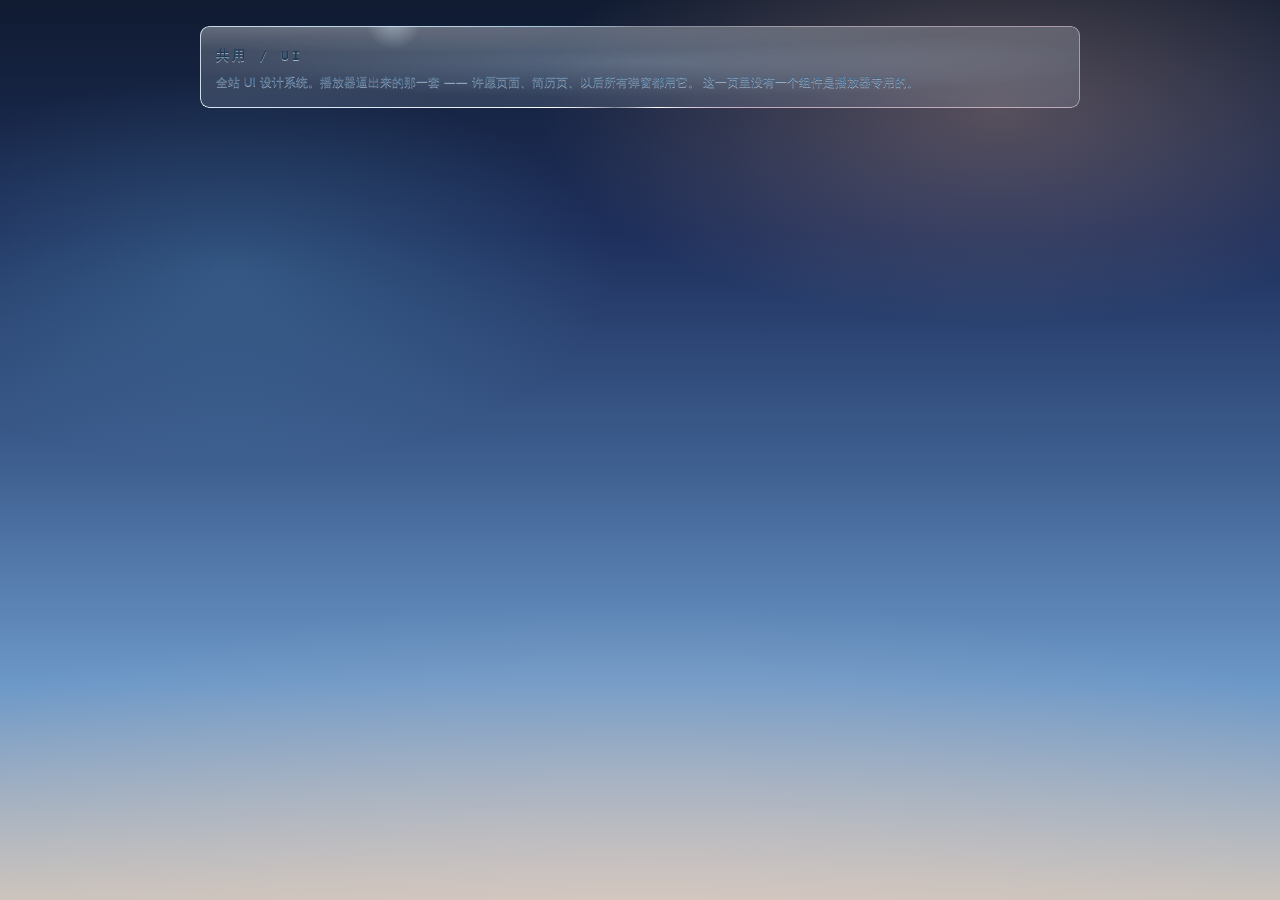
<file: 音乐层/UI组件预览.html>
<!doctype html>
<html lang="zh">
<head>
<meta charset="utf-8">
<meta name="viewport" content="width=device-width,initial-scale=1">
<title>共用/ui · 组件总览</title>
<link rel="stylesheet" href="../共用/ui.css">
<style>
  /* 这一页只是陈列柜。它自己的排版不算设计系统的一部分 —— 别往 ui.css 里抄。
   * 注意 <body> 上挂了 .y2k：组件不依赖弹窗，整页也能用。 */
  /* 背景照 共用/constitution.js 的 bgTop/bgMid/bgBot 抄了一份，
   * 再压一张照片质感的噪点 —— 玻璃要有东西可以透，纯色背景看不出材质。 */
  html { background: #101B31; }
  body {
    margin: 0; padding: 26px 20px 64px;
    background:
      radial-gradient(60% 40% at 78% 12%, rgba(255,190,150,.28) 0%, transparent 60%),
      radial-gradient(50% 36% at 18% 30%, rgba(120,220,255,.20) 0%, transparent 60%),
      radial-gradient(120% 60% at 50% 104%, rgba(230,207,195,.40) 0%, transparent 62%),
      linear-gradient(180deg, #101B31 0%, #1E2F5C 26%, #3E6091 52%, #6C98C8 76%, #C9C2BC 100%);
    background-attachment: fixed;
    min-height: 100vh;
  }
  .sheet {
    position: relative;
    max-width: 880px; margin: 0 auto;
    border-radius: var(--y2k-r);
    backdrop-filter: var(--y2k-blur);
    -webkit-backdrop-filter: var(--y2k-blur);
    box-shadow: var(--y2k-shadow-soft), var(--y2k-glow), var(--y2k-thickness);
    overflow: hidden;
  }
  .sheet > header {
    padding: 20px var(--y2k-pad) 16px;
    background: linear-gradient(180deg, rgba(255,255,255,.14), rgba(255,255,255,.03));
    box-shadow: inset 0 -1px 0 rgba(255,255,255,.16);
  }
  .sheet > header h1 {
    margin: 0; font-family: var(--y2k-mono);
    font-size: 13px; font-weight: 700; letter-spacing: .24em; text-transform: uppercase;
    color: var(--y2k-ink);
  }
  .sheet > header p { margin: 7px 0 0; font-size: 12px; color: var(--y2k-ink-soft); }
  .demo { display: flex; flex-wrap: wrap; gap: 9px; align-items: center; }
  .well {
    background: rgba(8,22,38,.20); border-radius: var(--y2k-r-sm);
    box-shadow: inset 0 0 0 1px rgba(255,255,255,.14);
    overflow: hidden;
  }
  .swatches { display: flex; flex-wrap: wrap; gap: 8px; }
  .sw {
    width: 104px; padding: 7px; border-radius: var(--y2k-r-xs);
    background: rgba(255,255,255,.07);
    box-shadow: inset 0 0 0 1px rgba(255,255,255,.16);
    font: 9px/1.5 var(--y2k-mono); color: var(--y2k-ink-soft);
    word-break: break-all;
  }
  .sw i {
    display: block; height: 26px; border-radius: 4px; margin-bottom: 5px;
    box-shadow: inset 0 0 0 1px rgba(255,255,255,.22);
    /* 半透明的令牌要有底才看得出来 */
    background-image: linear-gradient(45deg, rgba(255,255,255,.10) 25%, transparent 25%,
      transparent 75%, rgba(255,255,255,.10) 75%), linear-gradient(45deg,
      rgba(255,255,255,.10) 25%, transparent 25%, transparent 75%, rgba(255,255,255,.10) 75%);
    background-size: 8px 8px; background-position: 0 0, 4px 4px;
  }
</style>
</head>
<body class="y2k">

<main class="sheet y2k-glass y2k-grain">
  <header>
    <h1>共用 / ui</h1>
    <p>全站 UI 设计系统。播放器逼出来的那一套 —— 许愿页面、简历页、以后所有弹窗都用它。
       这一页里没有一个组件是播放器专用的。</p>
  </header>
  <div id="body"></div>
</main>

<script type="module">
import { ui, h } from '../共用/ui.js';

/* 陈列柜本身也接上真折射，这样这一页就是材质自己的样品 */
const sheetEl = document.querySelector('.sheet');
const sheetLens = ui.refract(sheetEl, { radius: 22, band: 46, scale: -168, chroma: 9, blur: 4 });

const body = document.getElementById('body');
const add = (...n) => body.append(...n.flat(Infinity).filter(Boolean));

/* ---- 色板：先把令牌摊开，改皮就改这几个变量 ---- */
const TOKENS = [
  '--y2k-ink', '--y2k-ink-soft', '--y2k-ink-faint',
  '--y2k-shade', '--y2k-tint', '--y2k-tint-strong', '--y2k-tint-sunken',
  '--y2k-rim-hi', '--y2k-rim-cool', '--y2k-rim-warm', '--y2k-rim-lo',
  '--y2k-accent', '--y2k-accent-hi', '--y2k-accent-pale',
  '--y2k-blush', '--y2k-citron', '--y2k-scrim',
];
const cs = getComputedStyle(document.documentElement);

add(ui.section(
  ui.legend('设计令牌'),
  h('div.swatches', TOKENS.map(t => h('div.sw',
    h('i', { style: { backgroundColor: `var(${t})` } }),
    t.replace('--y2k-', ''),
    h('br'), cs.getPropertyValue(t).trim(),
  ))),
  ui.note(`材质是 liquid glass：薄、提饱和、一圈会亮的折射边。模糊很轻（${cs.getPropertyValue('--y2k-blur').trim()}）——
           一加重就变回毛玻璃了。粉（blush）是全场唯一的高饱和色，只许用在一处（风格宪法 第三节）。`),
  h('div', { style: { marginTop: '8px' } },
    ui.tag({ label: ui.canRefract ? '真折射 · 已启用' : '真折射 · 本浏览器不支持',
             variant: ui.canRefract ? 'citron' : 'quiet' })),
  ui.note(ui.canRefract
    ? '窗口边缘在真的弯折背景（SVG 位移图 + backdrop-filter）。把鼠标在这块面板上移，高光会跟着走。'
    : '只有 Chromium 支持把 SVG 滤镜用作 backdrop-filter。这里退回了纯 CSS 的玻璃 —— 还是好看的，只是边缘不弯。'),
));

/* ---- 材质本体 ---- */
add(ui.divider(), ui.section(
  ui.legend('材质 · liquid glass'),
  h('div', { style: { display: 'grid', gap: '10px', gridTemplateColumns: 'repeat(auto-fit,minmax(190px,1fr))' } },
    h('div.y2k-glass', { style: { borderRadius: 'var(--y2k-r)', padding: '18px', minHeight: '96px' } },
      h('div.y2k-field__label', '一块玻璃'),
      h('div.y2k-note', { style: { marginTop: '6px' } }, '染色 + 镜面高光 + 折射边')),
    h('div.y2k-glass', { style: { borderRadius: '999px', padding: '18px 22px', minHeight: '96px',
                                  display: 'grid', placeItems: 'center' } },
      h('div.y2k-field__label', '圆的也行')),
    h('div.y2k-glass', { style: { borderRadius: 'var(--y2k-r-sm)', padding: '18px', minHeight: '96px',
                                  '--y2k-tint': 'rgba(255,179,208,.16)' } },
      h('div.y2k-field__label', '换个染色'),
      h('div.y2k-note', { style: { marginTop: '6px' } }, '覆盖 --y2k-tint 就行')),
  ),
  ui.note('折射边是 ::before 用 conic-gradient + mask 抠出来的一圈，所以圆角多大它都跟得住 —— border 做不到渐变。'),
  ui.note('注意这三块只有「亮边」，没有「弯折」—— 真折射每块要一张自己的位移图，'
        + '只给窗口那一层用（里面的小控件背后是平的玻璃，弯了也看不出来，纯浪费）。'),
));

/* ---- 按钮 ---- */
add(ui.divider(), ui.section(
  ui.legend('按钮'),
  h('div.demo',
    ui.btn({ label: '主按钮', variant: 'primary' }),
    ui.btn({ label: '普通按钮' }),
    ui.btn({ label: '次按钮', variant: 'ghost' }),
    ui.btn({ label: '小号', size: 'sm' }),
    ui.btn({ label: '大号', size: 'lg' }),
    ui.btn({ label: '外链', href: 'https://open.spotify.com', ext: true }),
    ui.btn({ label: '禁用', disabled: true }),
    ui.btn({ label: '×', variant: 'icon' }),
  ),
  ui.note('按下去会真的陷进去（硬投影收掉 + 位移）—— 千禧年按钮的手感。'),
));

/* ---- 标签页 ---- */
add(ui.divider(), ui.section(
  ui.legend('标签页'),
  ui.tabs({
    items: [{ id: 'a', label: '唱片架' }, { id: 'b', label: '正在放' }, { id: 'c', label: '关于' }],
    active: 'a',
  }),
));

/* ---- 列表行 ---- */
add(ui.divider(), ui.section(
  ui.legend('列表行'),
  h('div.well', ui.list([
    ui.row({ index: 1, title: '普通一行', sub: '副标题', meta: '2:35' }),
    ui.row({ index: 2, title: '鼠标放上来', sub: '会往右挪一点', meta: '1:48' }),
    ui.row({ index: 3, title: '选中态', sub: '左边一条竖线', meta: '3:11', active: true }),
    ui.row({ index: 4, title: '播放中', sub: '序号变成跳动的柱子', meta: '2:31', active: true, playing: true }),
    ui.row({ index: 5, title: '不可点', sub: '纯展示', meta: '—', static: true }),
  ])),
));

/* ---- 网格卡片 ---- */
add(ui.divider(), ui.section(
  ui.legend('网格卡片'),
  ui.grid([
    ui.card({ cover: 'covers/get-up.jpg',   label: "NewJeans 2nd EP 'Get Up'", sub: 'NewJeans · 2023' }),
    ui.card({ cover: 'covers/kei-nujabes.jpg', label: 'Kei Nishikori meets Nujabes', sub: 'Nujabes · 2016' }),
    ui.card({ cover: 'covers/sons-of-1973.jpg', label: 'Sons of 1973', sub: 'Satellite Lovers · 1996', active: true }),
    ui.card({ cover: 'covers/lingzi-4.jpg', label: '玲子4.0', sub: '叶霁晨',
              flag: ui.tag({ label: '未接入', variant: 'quiet' }) }),
  ]),
  ui.note('封面上那道斜白光条是画上去的，不跟随光源 —— 宪法 1.5 节的「手绘高光条」。'),
));

/* ---- 标签 ---- */
add(ui.divider(), ui.section(
  ui.legend('标签'),
  h('div.demo',
    ui.tag({ label: '30 秒试听' }),
    ui.tag({ label: '正在放', dot: true }),
    ui.tag({ label: '未接入', variant: 'quiet' }),
    ui.tag({ label: '新', variant: 'blush' }),
    ui.tag({ label: 'DEMO', variant: 'citron' }),
  ),
));

/* ---- 表单 ---- */
add(ui.divider(), ui.section(
  ui.legend('表单'),
  h('div', { style: { display: 'grid', gap: '12px', maxWidth: '420px' } },
    ui.field({ label: '名字', placeholder: '不填也可以' }),
    ui.field({ label: '愿望', textarea: true, placeholder: '想说的话……', hint: '最多 60 个字。' }),
    ui.slider({ label: '环境音', value: 70 }),
  ),
));

/* ---- 状态 ---- */
add(ui.divider(), ui.section(
  ui.legend('空 / 载入 / 错误'),
  h('div', { style: { display: 'grid', gap: '10px', gridTemplateColumns: 'repeat(auto-fit,minmax(230px,1fr))' } },
    h('div.well', ui.state({ kind: 'empty', title: '空空的', text: '这里还没有东西。' })),
    h('div.well', ui.state({ kind: 'loading', title: 'LOADING', text: '正在接上 Spotify' })),
    h('div.well', ui.state({
      kind: 'error', icon: '⚠', title: '出了点问题',
      text: '这个界面必须好看 —— 它是最坏情况下访客看到的东西。',
      actions: [ui.btn({ label: '再试一次', variant: 'primary', size: 'sm' })],
    })),
  ),
));

/* ---- 骨架 ---- */
add(ui.divider(), ui.section(
  ui.legend('骨架占位'),
  h('div', { style: { display: 'grid', gap: '7px', maxWidth: '380px' } },
    h('div.y2k-skeleton', { style: { height: '13px', width: '72%' } }),
    h('div.y2k-skeleton', { style: { height: '13px', width: '48%' } }),
    h('div.y2k-skeleton', { style: { height: '86px' } }),
  ),
));

/* ---- 窗口：三个真实用例，全部只用上面这些组件 ---- */
add(ui.divider(), ui.section(
  ui.legend('窗口'),
  ui.note('弹窗、标题栏、拖动、Esc 关闭、焦点关在窗口里 —— 都在 ui.window() 里。'),
  h('div.demo', { style: { marginTop: '10px' } },
    ui.btn({ label: '播放器', variant: 'primary', onClick: async () => {
      const { openPlayer } = await import('./player.js');
      openPlayer();
    } }),
    ui.btn({ label: '许愿页面（空壳）', onClick: openWish }),
    ui.btn({ label: '简历页（空壳）', onClick: openResume }),
    ui.btn({ label: '一个小对话框', variant: 'ghost', onClick: openConfirm }),
  ),
));

/* ===========================================================================
 * 通用性验收：「随便拿一个去搭一个许愿页面的空壳，不用改组件代码」
 * 下面三个窗口没有一行碰过 ui.css / ui.js，也没有一个 .y2k-* 之外的类。
 * ========================================================================= */

function openWish() {
  const win = ui.window({ title: 'WISH', sub: '许愿', width: '480px', height: '460px' });
  win.setView(
    ui.scroll(
      ui.section(
        ui.legend('放一个愿望进海里'),
        h('div', { style: { display: 'grid', gap: '12px' } },
          ui.field({ label: '写点什么', textarea: true,
                     placeholder: '想说的话，会变成一个泡泡飘在海里……',
                     hint: '最多 60 个字。会存在浏览器里，不会上传。' }),
          h('div.demo', ui.tag({ label: '○ 圆圈' }), ui.tag({ label: '♡ 爱心', variant: 'blush' }),
                        ui.tag({ label: '猫', variant: 'quiet' }), ui.tag({ label: '狗', variant: 'quiet' })),
        ),
      ),
      ui.divider(),
      ui.section(
        ui.legend('别人放过的'),
        ui.list([
          ui.row({ index: 1, title: '希望明年也能来这片海', sub: '3 小时前', meta: '♡ 12' }),
          ui.row({ index: 2, title: '想把这首歌听完',       sub: '昨天',     meta: '♡ 4'  }),
          ui.row({ index: 3, title: '别再下雨了',           sub: '3 天前',   meta: '♡ 31' }),
        ]),
      ),
    ),
  );
  win.setFooter(ui.note('泡泡会慢慢浮上去。'), ui.spacer(),
                ui.btn({ label: '放进海里', variant: 'primary', onClick: () => win.close() }));
}

function openResume() {
  const win = ui.window({ title: 'ABOUT', sub: '关于我', width: '600px', height: '480px', fixedHeight: true });
  win.setView(
    ui.scroll(
      ui.section(
        ui.legend('现在'),
        ui.list([
          ui.row({ title: 'Stanford', sub: '在读', meta: '2024 –', static: true }),
        ]),
        ui.legend('做过的东西'),
        ui.list([
          ui.row({ title: 'A Cocktail', sub: '调酒网站', meta: '↗' }),
          ui.row({ title: '花火大会',   sub: '待定',     meta: '↗' }),
        ]),
      ),
    ),
  );
  win.setFooter(ui.spacer(), ui.btn({ label: '下载 PDF', ext: true, href: '#' }));
}

function openConfirm() {
  const win = ui.window({ title: 'CONFIRM', width: '360px', height: 'auto', draggable: false });
  win.setView(ui.section(ui.state({
    kind: 'empty', icon: '？', title: '真的要戳破吗',
    text: '这个泡泡里写着别人的愿望。',
  })));
  win.setFooter(ui.spacer(),
    ui.btn({ label: '算了', variant: 'ghost', onClick: () => win.close() }),
    ui.btn({ label: '戳破', variant: 'primary', onClick: () => win.close() }));
}
</script>
</body>
</html>
</file>
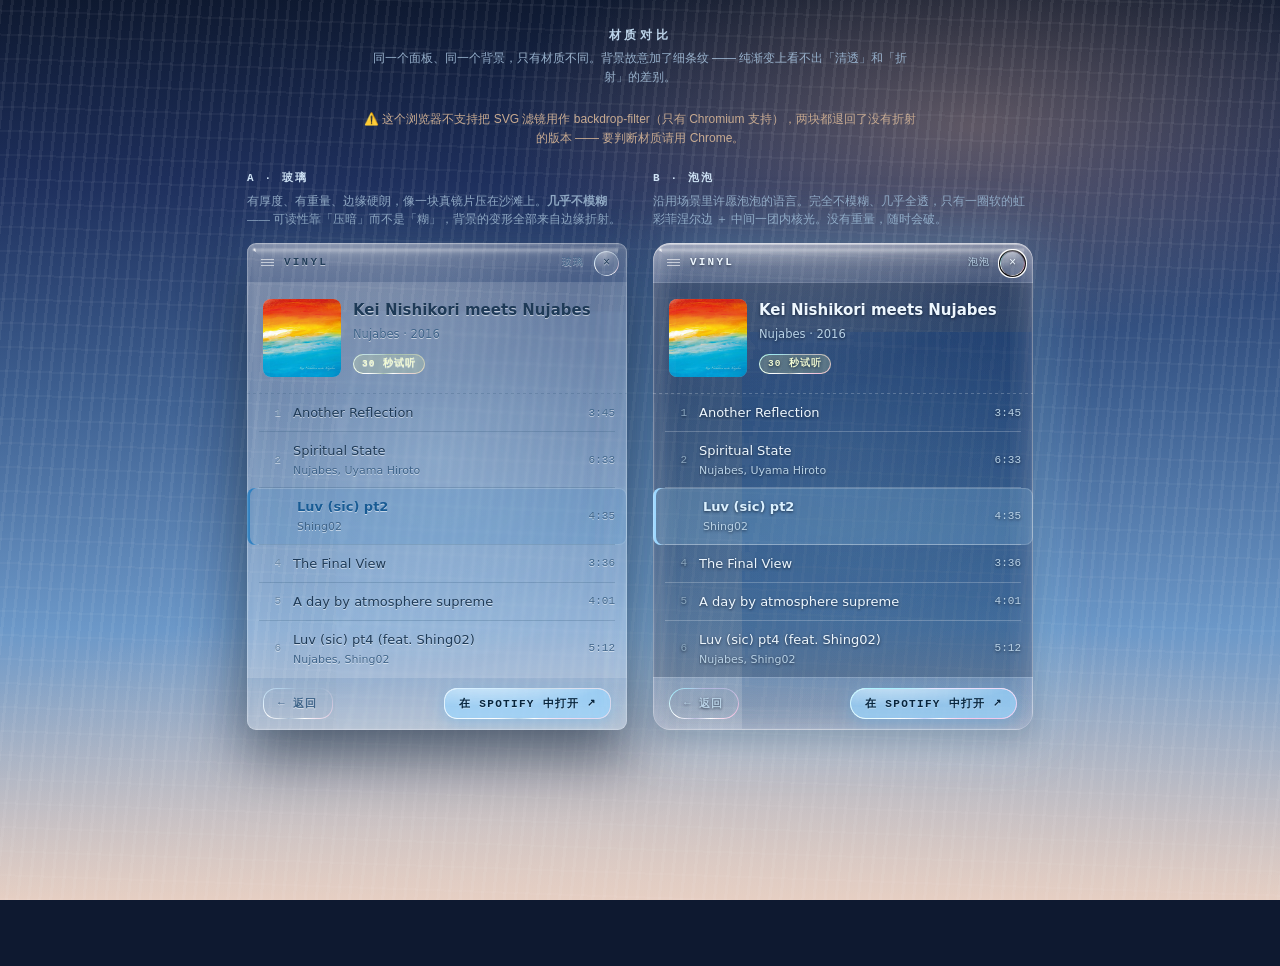
<file: 音乐层/材质对比.html>
<!doctype html>
<html lang="zh">
<head>
<meta charset="utf-8">
<meta name="viewport" content="width=device-width,initial-scale=1">
<title>材质对比 · 玻璃 vs 泡泡</title>
<link rel="stylesheet" href="../共用/ui.css">
<style>
  /* 两块一样的面板，同一个背景，只有材质不同 —— 别加任何别的变量进来。 */
  html { background: #0E1930; }
  body {
    margin: 0; padding: 26px 20px 40px;
    min-height: 100vh;
    font: 13px/1.6 -apple-system, "PingFang SC", sans-serif;
    color: #DCE9F5;
    background:
      radial-gradient(60% 38% at 76% 14%, rgba(255,196,150,.30) 0%, transparent 62%),
      radial-gradient(120% 70% at 50% 106%, rgba(230,207,195,.50) 0%, transparent 60%),
      linear-gradient(180deg, #0E1930 0%, #1E2F5C 20%, #3E6091 44%, #6C98C8 70%, #E6CFC3 100%);
    background-attachment: fixed;
  }
  /* 背景里放点「结构」—— 纯渐变上看不出清透和折射的区别 */
  body::before {
    content: ""; position: fixed; inset: 0; pointer-events: none;
    background:
      repeating-linear-gradient(96deg, rgba(255,255,255,.06) 0 3px, transparent 3px 11px),
      repeating-linear-gradient(2deg, rgba(255,255,255,.04) 0 2px, transparent 2px 24px);
  }
  h1 {
    margin: 0 0 4px; text-align: center;
    font-size: 12px; font-weight: 600; letter-spacing: .3em; text-transform: uppercase;
    color: #BCD4EA;
  }
  .lede { margin: 0 auto 22px; max-width: 46em; text-align: center;
          font-size: 12px; color: #94AEC9; }
  .pair {
    position: relative; z-index: 1;
    display: flex; gap: 26px; justify-content: center; align-items: flex-start;
    flex-wrap: wrap;
  }
  .slot { width: 380px; max-width: 100%; }
  .slot > h2 {
    margin: 0 0 4px; font-family: ui-monospace, Menlo, monospace;
    font-size: 11px; letter-spacing: .2em; text-transform: uppercase; color: #CFE3F5;
  }
  .slot > p { margin: 0 0 12px; font-size: 11.5px; color: #90A9C4; min-height: 3.4em; }
</style>
</head>
<body>

<h1>材质对比</h1>
<p class="lede">同一个面板、同一个背景，只有材质不同。背景故意加了细条纹 —— 纯渐变上看不出「清透」和「折射」的差别。</p>

<div class="pair">
  <div class="slot">
    <h2>A · 玻璃</h2>
    <p>有厚度、有重量、边缘硬朗，像一块真镜片压在沙滩上。<b>几乎不模糊</b>——
       可读性靠「压暗」而不是「糊」，背景的变形全部来自边缘折射。</p>
    <div id="a"></div>
  </div>
  <div class="slot">
    <h2>B · 泡泡</h2>
    <p>沿用场景里许愿泡泡的语言。完全不模糊、几乎全透，只有一圈软的虹彩菲涅尔边
       ＋ 中间一团内核光。没有重量，随时会破。</p>
    <div id="b"></div>
  </div>
</div>

<script type="module">
import { ui, h } from '../共用/ui.js';
import { ALBUMS } from './albums.js';

const album = ALBUMS.find(a => a.id === 'kei-nujabes') || ALBUMS[0];

/* 两个窗口内容完全一样，只差 material —— 这就是全部的变量 */
function panel(mountId, material) {
  const win = ui.window({
    title: 'VINYL', sub: material === 'glass' ? '玻璃' : '泡泡',
    width: '380px', height: '470px', fixedHeight: true,
    modal: false, mount: document.getElementById(mountId),
    draggable: false, material,
  });
  win.setView(
    ui.scroll(
      h('div.y2k-section',
        h('div', { style: { display: 'flex', gap: '12px', alignItems: 'flex-start' } },
          h('span.y2k-card__art', { style: { flex: 'none', width: '78px' } },
            h('img', { src: album.cover, alt: '' })),
          h('div', { style: { flex: '1 1 auto', minWidth: 0 } },
            h('div', { style: { fontSize: '15px', fontWeight: '700' } }, album.title),
            h('div.y2k-note', { style: { marginTop: '3px' } },
              [album.artist, album.year].filter(Boolean).join(' · ')),
            h('div', { style: { marginTop: '8px' } }, ui.tag({ label: '30 秒试听', variant: 'citron' })),
          ),
        ),
      ),
      ui.divider(),
      ui.list(album.tracks.slice(0, 6).map((t, i) => ui.row({
        index: i + 1, title: t.title, sub: t.artist && t.artist !== album.artist ? t.artist : null,
        meta: t.duration, active: i === 2, playing: i === 2, static: true,
      }))),
    ),
  );
  win.setFooter(
    ui.btn({ label: '返回', icon: '←', variant: 'ghost' }),
    ui.spacer(),
    ui.btn({ label: '在 Spotify 中打开', variant: 'primary', ext: true }),
  );
  return win;
}

panel('a', 'glass');
panel('b', 'bubble');

/* 折射只有 Chromium 有，说清楚免得在别的浏览器上白比 */
if (!ui.canRefract) {
  const note = h('p.lede', { style: { marginTop: '18px', color: '#C7A98F' } },
    '⚠️ 这个浏览器不支持把 SVG 滤镜用作 backdrop-filter（只有 Chromium 支持），'
    + '两块都退回了没有折射的版本 —— 要判断材质请用 Chrome。');
  document.querySelector('.lede').after(note);
}
</script>
</body>
</html>
</file>
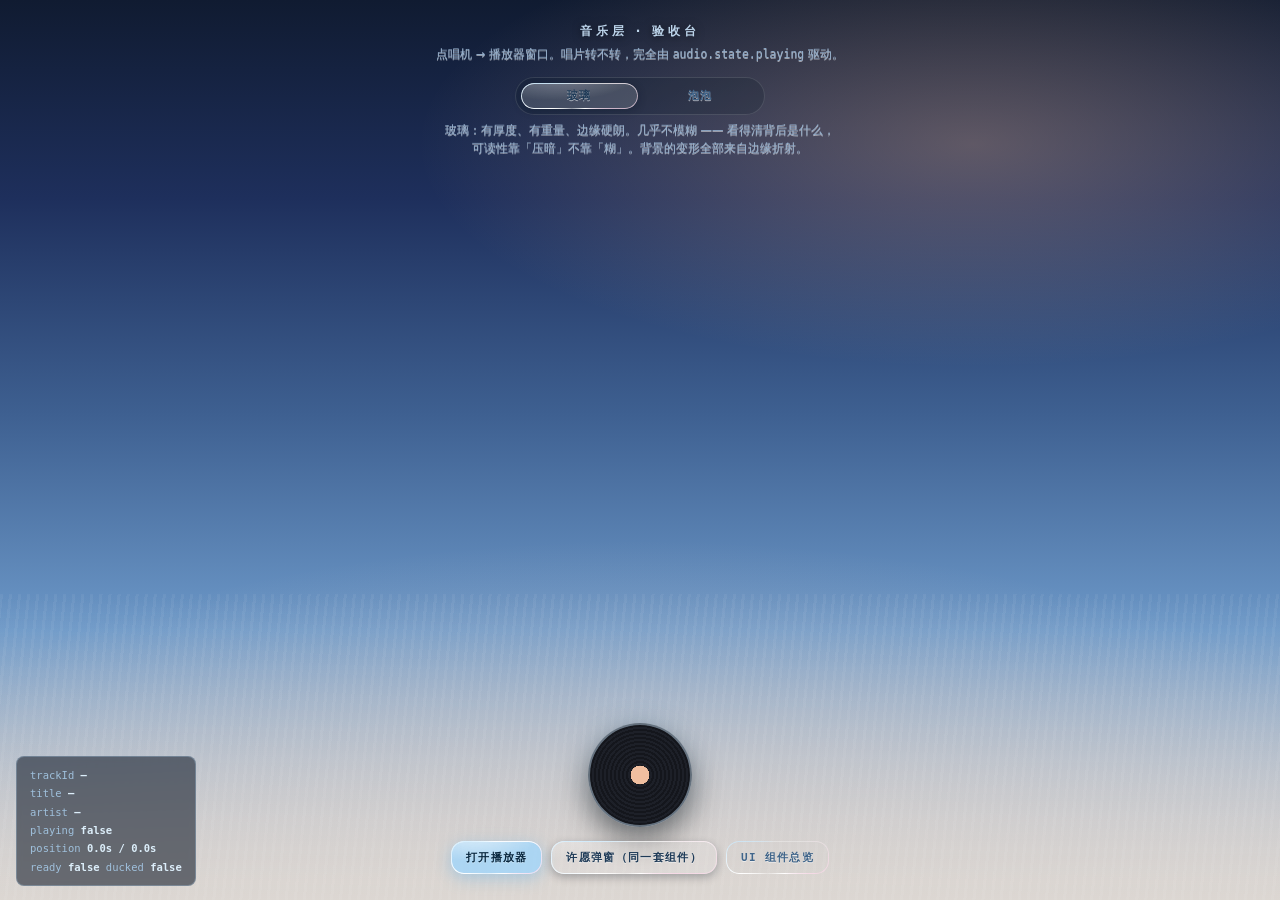
<file: 音乐层/预览.html>
<!doctype html>
<html lang="zh">
<head>
<meta charset="utf-8">
<meta name="viewport" content="width=device-width,initial-scale=1">
<title>音乐层 · 播放器预览</title>
<link rel="stylesheet" href="../共用/ui.css">
<style>
  /* 这一页是验收台，不是共享代码 —— 这里的样式不要抄进 ui.css。
   * 背景照 共用/constitution.js 的 bgTop / bgMid / bgBot 抄了一份，
   * 好让播放器在接近真实场景的暗底上被判断。 */
  html, body { height: 100%; margin: 0; }
  body {
    background:
      radial-gradient(70% 40% at 76% 16%, rgba(255,196,150,.30) 0%, transparent 62%),
      radial-gradient(120% 80% at 50% 108%, rgba(230,207,195,.55) 0%, transparent 60%),
      linear-gradient(180deg, #101B31 0%, #1E2F5C 22%, #3E6091 46%, #6C98C8 70%, #E6CFC3 100%);
    font: 13px/1.6 -apple-system, "PingFang SC", sans-serif;
    color: #DCE9F5;
    overflow: hidden;
  }
  /* 沙滩的地平线 + 一道浪 —— 玻璃要有东西可以透，空白背景看不出材质。
   * 这些只是验收台的布景，真场景在 共用/环境预览.html。 */
  body::after {
    content: ""; position: fixed; left: 0; right: 0; bottom: 0; height: 34%;
    background:
      repeating-linear-gradient(96deg, rgba(255,255,255,.05) 0 3px, transparent 3px 9px),
      linear-gradient(180deg, rgba(205,212,214,0), rgba(214,220,220,.62));
    pointer-events: none;
  }

  /* 布景元素全部靠边站 —— 别挡在窗口正后方，不然没法判断玻璃 */
  .stage {
    position: fixed; inset: 0; z-index: 1;
    display: flex; flex-direction: column; align-items: center;
    padding: 22px 20px 26px;
    pointer-events: none;
  }
  .stage > * { pointer-events: auto; }
  .stage h1 {
    margin: 0 0 5px; font-size: 12px; font-weight: 600;
    letter-spacing: .32em; text-transform: uppercase;
    color: #BCD4EA; text-shadow: 0 1px 8px rgba(0,0,0,.5);
  }
  .stage p { margin: 0; font-size: 11.5px; color: #93AECB; text-align: center; }
  .stage #mat { pointer-events: auto; }
  .stage .bottom {
    margin-top: auto; display: flex; flex-direction: column;
    align-items: center; gap: 14px;
  }

  /* 假唱机：一个会转的圆盘。真的唱机在 标杆物件_唱机/，那是窗口 B 的东西。
   * 这里只是为了验证「唱机不持有音频状态，只订阅 audio.on('change')」这条契约。 */
  .deck {
    width: 104px; height: 104px; margin: 0 auto;
    border-radius: 50%; cursor: pointer;
    background:
      radial-gradient(circle at 50% 50%, #F0BFA0 0 13%, transparent 13.5%),
      repeating-radial-gradient(circle at 50% 50%, #14161C 0 2px, #1D2028 2px 4px);
    border: 2px solid rgba(190,215,235,.45);
    box-shadow: 0 12px 30px rgba(0,0,0,.5), 0 0 26px rgba(150,205,240,.22);
    animation: spin 3.4s linear infinite;
    animation-play-state: paused;
  }
  .deck.is-spinning { animation-play-state: running; }
  .deck:hover { border-color: rgba(220,240,255,.8); }
  @keyframes spin { to { transform: rotate(360deg) } }

  /* 唱机看到的状态 —— 窗口 B 只能读到这些字段 */
  .readout {
    position: fixed; left: 16px; bottom: 14px; z-index: 2;
    padding: 9px 13px;
    font: 10.5px/1.75 ui-monospace, SFMono-Regular, Menlo, monospace;
    text-align: left; color: #9FC0DC; white-space: pre-line;
    background: rgba(8,18,32,.55);
    border: 1px solid rgba(159,192,220,.35); border-radius: 8px;
    backdrop-filter: blur(3px);
  }
  .readout b { color: #DCEEFA; font-weight: 600; }
</style>
</head>
<body>

<div class="stage y2k">
  <h1>音乐层 · 验收台</h1>
  <p>点唱机 → 播放器窗口。唱片转不转，完全由 <code>audio.state.playing</code> 驱动。</p>

  <!-- 材质 A/B：两套随时切，组件代码一行都没变 -->
  <div class="y2k-tabs" id="mat" style="margin-top:14px;min-width:250px">
    <button class="y2k-tab is-active" data-mat="glass">玻璃</button>
    <button class="y2k-tab" data-mat="bubble">泡泡</button>
  </div>
  <p id="matnote" style="margin-top:7px;max-width:34em"></p>

  <div class="bottom">
    <div class="deck" id="deck" role="button" tabindex="0" aria-label="打开播放器"></div>
    <div style="display:flex;gap:9px;flex-wrap:wrap;justify-content:center">
      <button class="y2k-btn y2k-btn--primary" id="open">打开播放器</button>
      <button class="y2k-btn" id="wish">许愿弹窗（同一套组件）</button>
      <a class="y2k-btn y2k-btn--ghost" href="./UI组件预览.html">UI 组件总览</a>
    </div>
  </div>
</div>

<div class="readout" id="readout">audio.state 载入中…</div>

<script type="module">
import { openPlayer } from './player.js';
import { audio } from '../共用/audio.js';
import { ui, h } from '../共用/ui.js';

/* 首次点击解锁音频（浏览器禁止未交互就出声）。
 * 真站上这件事由加载页那个 [ ENTER ] 按钮做。 */
audio.autoUnlock();

/* ——— 材质切换 ——— */
const NOTE = {
  glass:  '玻璃：有厚度、有重量、边缘硬朗。几乎不模糊 —— 看得清背后是什么，'
        + '可读性靠「压暗」不靠「糊」。背景的变形全部来自边缘折射。',
  bubble: '泡泡：沿用场景里许愿泡泡的语言。完全不模糊、几乎全透，'
        + '只有一圈软的虹彩菲涅尔边 + 中间一团内核光。没有重量，随时会破。',
};
const matBar = document.getElementById('mat');
const matNote = document.getElementById('matnote');
function setMat(name) {
  ui.setMaterial(name);
  ui.top?.setMaterial?.(name);
  for (const b of matBar.children) b.classList.toggle('is-active', b.dataset.mat === name);
  matNote.textContent = NOTE[name];
  try { localStorage.setItem('y2k-mat', name); } catch { /* 无痕模式，随它 */ }
}
matBar.onclick = e => { const b = e.target.closest('[data-mat]'); if (b) setMat(b.dataset.mat); };
setMat((() => { try { return localStorage.getItem('y2k-mat') || 'glass'; } catch { return 'glass'; } })());

const deck = document.getElementById('deck');
const readout = document.getElementById('readout');

const open = () => openPlayer();
document.getElementById('open').onclick = open;
deck.onclick = open;
deck.onkeydown = e => { if (e.key === 'Enter' || e.key === ' ') { e.preventDefault(); open(); } };

/* ——— 唱机侧的全部代码就是这几行 ———
 * 它不知道 Spotify 存在，也不持有任何音频状态。 */
audio.on('change', s => {
  deck.classList.toggle('is-spinning', s.playing);
  readout.innerHTML =
    `trackId  <b>${s.trackId || '—'}</b>\n` +
    `title    <b>${s.title || '—'}</b>\n` +
    `artist   <b>${s.artist || '—'}</b>\n` +
    `playing  <b>${s.playing}</b>\n` +
    `position <b>${s.position.toFixed(1)}s / ${s.duration.toFixed(1)}s</b>\n` +
    `ready    <b>${s.ready}</b>   ducked <b>${audio.ducked}</b>`;
});
audio._pushMusicState({});   // 先画一次初始状态

/* ——— 通用性验收 ———
 * 「随便拿一个去搭一个许愿页面的空壳，不用改组件代码」。
 * 下面这一段没有一行是播放器专用的，也没碰任何 .y2k-* 之外的类。 */
document.getElementById('wish').onclick = () => {
  const text = ui.field({
    label: '写点什么', textarea: true,
    placeholder: '想说的话，会变成一个泡泡飘在海里……',
    hint: '最多 60 个字。',
  });
  const win = ui.window({ title: 'WISH', sub: '许愿', width: '460px', height: '420px' });
  win.setView(
    ui.scroll(
      ui.section(
        ui.legend('放一个愿望进海里'),
        text,
      ),
      ui.divider(),
      ui.section(
        ui.legend('别人放过的'),
        ui.list([
          ui.row({ index: 1, title: '希望明年也能来这片海', sub: '3 小时前', meta: '♡ 12' }),
          ui.row({ index: 2, title: '想把这首歌听完',       sub: '昨天',     meta: '♡ 4'  }),
          ui.row({ index: 3, title: '别再下雨了',           sub: '3 天前',   meta: '♡ 31' }),
        ]),
      ),
    ),
  );
  win.setFooter(
    ui.note('会存在浏览器里，不会上传。'),
    ui.spacer(),
    ui.btn({ label: '放进海里', variant: 'primary', onClick: () => win.close() }),
  );
};
</script>
</body>
</html>
</file>
<file: 共用/ui.css>
/* ============================================================================
 * 共用/ui.css —— 全站 UI 设计系统（千禧年 · liquid glass）
 *
 * owner: 窗口 D。产出自「播放器逼出设计系统」这条路线（见 规格_音乐层.md）。
 * 播放器是全站最复杂的弹窗，它需要的组件就是全站需要的组件。
 *
 * 用法：任何弹窗页面
 *     <link rel="stylesheet" href="共用/ui.css">   或   import '共用/ui.js'（会自动注入）
 * 然后只用 .y2k-* 类名搭界面，不要为某个页面重写组件。
 *
 * ---------------------------------------------------------------------------
 * 材质：liquid glass（Iris 定，2026-08-22）
 * 参考 视觉参考/05_交互与UI/ 里那两张 iOS 截图。
 *
 * 关键是**别做成毛玻璃**。两者完全不同：
 *
 *              毛玻璃（之前做错的）        liquid glass（要的）
 *   透明度      低，背景糊成一团            高，背景看得清是什么
 *   模糊        很重（20px+）              轻（10–14px）+ 提饱和
 *   边缘        一条描边                   **一圈会亮的折射边**，是全部的重点
 *   感觉        磨砂塑料片                 一块有厚度的透明玻璃 / 镜片
 *
 * 三件事凑起来才像玻璃：
 *   1. 薄 —— 染色只有 10~20% 的白，背后的浪和沙滩要认得出来
 *   2. 提饱和 —— saturate(1.7) 让穿过玻璃的颜色更浓，这是「透光」而不是「蒙住」
 *   3. **迎光边** —— 沿着圆角有一圈明暗不均的亮边，还带一点点色散（冷/暖）。
 *      这一条贡献了 70% 的效果，跟宪法 1.5 节的菲涅尔边缘光是同一个道理。
 *
 * 因为玻璃很薄、背后是暗沙滩，**文字必须是浅色的**（两张参考图都是浅字）。
 * 想换回「浅底深字」的话，改第 1 节的 --y2k-ink / --y2k-tint 那几个令牌即可，
 * 组件规则一行都不用动。
 *
 * 其余视觉基准仍是 风格宪法.md + 视觉参考/01_风格总调/：
 *   极淡的冰蓝、小字号大字距的等宽标签、一层颗粒。
 *   禁止：Spotify 深绿、Material / iOS 扁平配色、赛博霓虹（宪法 第三节 禁令）。
 *
 * 命名约定：.y2k-块  /  .y2k-块__元素  /  .is-状态
 * ========================================================================== */

/* 把这两个自定义属性声明成长度百分比，浏览器才肯对它们做补间 ——
 * 不声明的话它们是「无类型字符串」，transition 只会硬跳。
 * 这是指针高光跟手时那点「粘」的来源。 */
@property --y2k-mx { syntax: '<percentage>'; inherits: false; initial-value: 22%; }
@property --y2k-my { syntax: '<percentage>'; inherits: false; initial-value: -6%; }

/* ============================ 1 · 设计令牌 ============================ */
/* 想换皮就改这里；不要去改下面的组件规则。 */
:root {
  /* — 字色 ————————————————————————————————————————————
   * ⚠️ **出厂是深字。**（08-31 翻过来的，之前出厂是浅字）
   * 场景是**明亮**的白沙滩，绝大多数 UI 压在上面都该是深字；浅字是**泡泡那一档的特例**。
   * 翻过来的真正理由不是「哪个更常见」，而是：
   * 不在窗口里、直接用 `.y2k` / `.y2k-glass` 的那些东西（向日葵那摞低语气泡就是）
   * **拿不到任何 ink 类**，只能吃 :root 的值 —— 出厂是浅字的话它们就是
   * 白字压在亮沙滩上，一个字都看不见（Iris 08-31：「向日葵那边的 ui 完全看不清」）。
   * 出厂值要照顾的是**没人管的那一类**，不是最常见的那一类。 */
  --y2k-ink:         #1E3A57;   /* 正文 / 标题 */
  --y2k-ink-soft:    #40658A;   /* 次要文字、元信息 */
  --y2k-ink-faint:   #6C8AA8;   /* 占位、禁用 */
  /* 深字压在亮雾上，要的是一条极淡的白色「浮起」，不是黑影 */
  --y2k-ink-shadow:  0 1px 0 rgba(255, 255, 255, .55);

  /* — 玻璃本体 · 默认值 ————————————————————————————————
   * ⚠️ 这一段是「玻璃」这套材质的默认值。另一套「泡泡」在第 1.5 节。
   *
   * ★ 这组数是 Iris 2026-08-22 在真场景里拖出来的（音乐层/场景里试.html），
   *   不要凭感觉改回去。她挑的方向是：**不压暗** + 一层很轻的白 + 比较厚的模糊。
   *
   * 关于「发灰」—— 之前灰是因为熏色 30% 和白染色叠在一起。
   * 熏色归零之后，同样的白读起来是「亮」而不是「灰」：
   * 压暗会让整块面板往灰里走，不压暗的话它就是一片被照亮的雾。
   * 所以这两个不是一条轴上的东西，别再把熏色当成「让字读得清」的旋钮 ——
   * 那是 --y2k-plate 的活。 */
  --y2k-shade:       rgba(6, 18, 38, 0);        /* 不压暗 */
  /* 和 --y2k-plate-a 同一个道理：滑块写的是**原始量**，各档拿它去拼自己那层白。
   * 泡泡要的白只有玻璃的三成，但它必须跟着同一根滑块动。 */
  --y2k-tint-a:      .10;
  --y2k-tint:        rgba(255, 255, 255, var(--y2k-tint-a));
  --y2k-tint-strong: rgba(255, 255, 255, calc(var(--y2k-tint-a) + .04));
  --y2k-tint-hover:  rgba(255, 255, 255, .14);
  --y2k-tint-sunken: rgba(4, 14, 30, .22);      /* 凹陷区：往暗里走 */
  --y2k-core:        rgba(196, 232, 255, .20);  /* 内核发光：玻璃也留一点 */
  /* ⚠️ 模糊要**很轻**。重点是折射，不是磨砂 ——
   * 玻璃真正的可读性来自「边缘弯 + 中心清晰」的对比，糊上去只会把沙滩变成一团灰。
   * 没有折射的浏览器上这个值会被加重（见第 2.9 节），因为那时候只剩模糊可用了。 */
  --y2k-blur:        blur(1px) saturate(1) brightness(1.02);

  /* 指针光斑：小而亮的一点，不是一大团。 */
  /* 跟着鼠标走的那一点高光。面板上有「光斑强度 / 光斑大小」两根滑块。
   * ⚠️ 这两个**只在这里声明一次**。以前泡泡档自己又写了一份（.16 / 120px），
   * 于是滑块在泡泡上是哑的、而且切到泡泡就从小光点变成一大坨
   * （Iris 09-01：「玻璃的时候我调过小光斑，改成泡泡又是大光斑了」）。
   * 这已经是同一个坑的第四次了（plate / tint / radius / 现在这个）——
   * **材质要覆盖某个令牌，就得从 :root 那份 calc 出来，不能自己写死一个数。**
   * 这一对没有「泡泡该不一样」的理由，所以直接不覆盖，两档共用。 */
  --y2k-spec-a:      .40;
  --y2k-spec-r:      40px;

  /* 「文字垫底」：只垫在有字的那块（内容区），不是整块面板。
   * 想更透但字要读得清，动这个，别去加白染色 —— 白染色是整块发乳的来源。
   *
   * ⚠️ **两个令牌，不是一个。** `--y2k-plate-a` 是那层白的透明度（一个纯数字），
   * `--y2k-plate` 是拼好的颜色。深字档和泡泡档要各自换掉 --y2k-plate（白底 vs 暗底），
   * 但**不能**把 --y2k-plate-a 也换掉 —— 滑块写在 :root 上，
   * 一旦某个更深的元素自己重新声明了 --y2k-plate，那个元素的子树就再也读不到滑块的值了
   * （自定义属性是按元素解析的）。所以滑块改的是 -a，各档拿 -a 去拼自己的颜色。
   * 这个坑犯过一次：字色令牌就是这么失效的，见第 8 节开头那段。 */
  --y2k-plate-a:     .18;
  --y2k-plate:       rgba(6, 20, 40, .03);
  --y2k-hair:        rgba(255, 255, 255, .22);  /* 分隔线 / 虚线的颜色 */

  /* 「跟着内容染色」：窗口可以被当前内容的主色轻轻染一下。
   * 播放器用它把整块玻璃染成当前这张唱片的颜色 —— 这样底下那条 Spotify
   * 播放条（它的底色也是从封面取的）就不像一块外来的色块，而像是同一件东西。
   * 默认 0 = 不染（Iris 定）。想要就把 mix 调到 10~15%。 */
  --y2k-album:       transparent;
  --y2k-album-mix:   0%;

  /* — 折射边（liquid glass 的命根子）——————————————————————
   * 沿着圆角走一圈的亮边，明暗不均，两头亮中间淡，
   * 再掺一点冷色和暖色当色散。 */
  --y2k-rim-a:       1;         /* 算出来那圈边缘光的强度。0 = 关掉看对照 */
  --y2k-rim-w:       .6px;      /* 一条发丝细的边（Iris 定）—— 粗了就像个边框 */
  --y2k-rim-hi:      rgba(255, 255, 255, 1);     /* 迎光的一头 */
  --y2k-rim-cool:    rgba(196, 232, 255, .70);   /* 折射出的冷色 */
  --y2k-rim-warm:    rgba(255, 208, 232, .58);   /* 折射出的暖色（色散） */
  --y2k-rim-lo:      rgba(255, 255, 255, .18);   /* 背光的一头 */

  /* — 强调色 ———————————————————————————————————————————— */
  --y2k-accent:      #9AD6FF;   /* 强调（选中、进度、链接） */
  --y2k-accent-hi:   #DCF1FF;   /* 强调的亮色，压在玻璃上的文字用 */
  --y2k-accent-pale: rgba(154, 214, 255, .20);   /* 选中的底 */
  --y2k-blush:       #FFB3D0;   /* 腮红粉 —— 全场唯一高饱和，省着用 */
  --y2k-citron:      #E6F5A3;   /* 柠檬绿，只做极小的点缀 */

  --y2k-scrim:       rgba(6, 16, 30, .30);   /* 遮罩：只压一点点，
                                                压重了玻璃就没东西可折射 */

  /* — 尺寸与形状 ———————————————————————————————————————
   * liquid glass 的圆角比千禧年窗口大一圈 —— 那是「一块有厚度的玻璃」的形状。 */
  /* ⚠️ 圆角也是「原始量 + 各档自己拼」的形状（同 --y2k-plate-a / --y2k-tint-a）。
   * 滑块写 --y2k-r-base；泡泡要更圆，就在 base 上加，而不是自己写死一个 30px ——
   * 写死的话「圆角」那根滑块在泡泡档上是哑的。 */
  --y2k-r-base:      9px;    /* Iris 09-01 拖的（泡泡档实际圆角 = 9+8 = 17px） */
  --y2k-r:           var(--y2k-r-base);   /* 窗口圆角 */
  --y2k-r-sm:        13px;      /* 控件圆角 */
  --y2k-r-xs:        8px;
  --y2k-gap:         12px;
  --y2k-pad:         16px;
  /* 迷你播放器的三段留白，见第 5.1 节末尾。面板上有滑块。 */
  --y2k-mini-pad:    10px;
  --y2k-mini-lead:   4px;    /* 以下三个是 Iris 09-01 拖的 */
  --y2k-mini-gap:    6px;
  --y2k-mini-btns:   18px;
  --y2k-card-w:      136px;     /* 网格卡片的最小列宽；窄屏在下面的媒体查询里放大 */

  /* — 阴影 ———————————————————————————————————————————— */
  --y2k-shadow-soft: 0 24px 60px rgba(2, 10, 22, .55);
  --y2k-glow:        0 0 46px rgba(140, 200, 245, .22);
  /* 玻璃的厚度感：贴着折射边再往里一圈更淡的内壁 + 顶上一条亮线。
   * 两圈叠起来才像「一块有厚度的玻璃」，只有一圈是「一张贴纸」。 */
  /* ⚠️ 这里只留一圈**极淡**的内壁。
   * 「顶上一条亮线」那种手画高光已经删掉了 —— 边缘光现在是从穹顶的法线算出来的
   * （ui.js 第 2 节），手画的那条角度对不上，两条叠在一起会看出「两层边」。
   * 想加东西回来之前先问：它在物理上是什么？答不上来就别加。 */
  --y2k-thickness:   inset 0 0 0 1px rgba(255, 255, 255, .10);

  /* — 字 ————————————————————————————————————————————
   * 不加载任何外部字体：全站离线可跑。
   * Y2K 感来自「等宽 + 大写 + 大字距 + 小字号」，不来自字体文件。 */
  --y2k-font: -apple-system, BlinkMacSystemFont, "PingFang SC", "Hiragino Sans GB",
              "Microsoft YaHei", system-ui, sans-serif;
  --y2k-mono: ui-monospace, SFMono-Regular, "SF Mono", Menlo, Consolas,
              "PingFang SC", monospace;

  /* — 动效 ———————————————————————————————————————————— */
  --y2k-ease:  cubic-bezier(.2, .9, .25, 1);
  /* 带一点点过冲：窗口弹出来会稍微涨过头再落定，像一滴液体落下去。
   * 别调太狠，过了就成弹簧玩具了。 */
  --y2k-ease-liquid: cubic-bezier(.22, 1.28, .36, 1);
  --y2k-fast:  120ms;
  --y2k-base:  220ms;
  --y2k-slow:  380ms;

  /* 颗粒：宪法 v1.0 **已取消**（场景走向干净明亮）。留个旋钮但默认关。 */
  --y2k-grain-a:     0;

  --y2k-z:     900;             /* 弹窗层的基准 z-index */
}

/* ============================ 1.4 · 字色：深字 / 浅字 ============================ */
/* **判据只有一条：面板整体比背景亮 → 深字；比背景暗 → 浅字。**
 *
 * 玻璃档「不压暗」，是一片被照亮的雾 → 深字（也是 :root 的出厂值）。
 * 泡泡档有熏色、字底下往暗里垫 → 比亮沙滩暗 → 浅字。
 *
 * 字色不用手动传：它写在 `MATERIALS[].ink` 里，跟着材质走（ui.js 第 2.5 节）。
 * 要特例才显式传 `ui.window({ ink: 'light' })`，或 `win.setInk('light')`。
 *
 * 两个类都要写全，不能只写一个当「非默认」——
 * 深字的窗口可能开在浅字的窗口上面，反过来也一样，谁都不能靠继承。 */
.y2k-ink-dark {
  --y2k-ink:         #1E3A57;
  --y2k-ink-soft:    #40658A;
  --y2k-ink-faint:   #6C8AA8;
  --y2k-ink-shadow:  0 1px 0 rgba(255, 255, 255, .55);
  --y2k-accent:      #2E7FC0;
  --y2k-accent-hi:   #185B94;
  --y2k-accent-pale: rgba(46, 127, 192, .16);
  /* 背后是**亮而且花**的沙滩（格纹垫子、黑笔电、彩色鸡尾酒）。
   * 深字要读得清，靠的不是把整块玻璃染白（那会发乳、也把折射盖掉），
   * 而是只在**要读字的那一块**垫一层白 —— 外面一圈照样薄。
   * iOS 也是这么分的：chrome 更透，承载内容的那块更实。 */
  --y2k-plate:       rgba(255, 255, 255, var(--y2k-plate-a));
  --y2k-rim-hi:      rgba(255, 255, 255, 1);
  --y2k-rim-lo:      rgba(120, 160, 195, .30);
  --y2k-hair:        rgba(40, 78, 112, .22);     /* 亮雾上的线要往深里走，白线看不见 */
  /* 亮面板上，行的 hover / 选中要往「更暗」走，不是更白 */
  --y2k-tint-hover:  rgba(30, 60, 92, .07);
  --y2k-tint-sunken: rgba(30, 60, 92, .10);
}

/* 浅字。给泡泡那一档，以及任何**自己比背景暗**的面板。 */
.y2k-ink-light {
  --y2k-ink:         #EEF7FE;
  --y2k-ink-soft:    #B9D2E6;
  --y2k-ink-faint:   #8AA6BE;
  /* ⚠️ 浅字要的是**一圈halo**，不是一条投影。
   * 一条向下的投影只在字的下边缘有用；泡泡几乎全透，背后是格纹垫子、笔电、鸡尾酒 ——
   * 笔画的上边和左边照样贴着亮色，还是糊（Iris 08-31：「泡泡机的 ui 不太看得清」）。
   * 三层同心的暗（0 偏移的实边 + 两圈晕）等于给每一笔描了一道边，字典型的字幕做法。
   * 这条比「把面板垫暗」有效得多，而且**一点都不改面板的样子** —— 膜还是那层膜。 */
  --y2k-ink-shadow:  0 0 4px rgba(4, 16, 34, .90),
                     0 1px 3px rgba(4, 16, 34, .85),
                     0 2px 12px rgba(4, 16, 34, .50);
  --y2k-hair:        rgba(255, 255, 255, .22);
}

/* ============================ 1.5 · 另一套材质：泡泡 ============================ */
/* 沿用场景里那些许愿泡泡的语言（见 共用/渲染/28_泡泡形状_圆圈爱心猫狗.png）：
 * 中间几乎全透、完全不糊，只有一圈软软的菲涅尔亮边，加一点皂膜的虹彩。
 * 这正是 风格宪法 1.5 节说的「物件本身半透明、内部透出光」。
 *
 * 跟玻璃的分工：
 *   玻璃 —— 有厚度、有重量、边缘硬朗，像一块真的镜片压在沙滩上
 *   泡泡 —— 没有重量、随时会破，更接近梦核的「空」
 *
 * 用法：ui.window({ material: 'bubble' })，或 ui.setMaterial('bubble') 改全站默认。 */
.y2k-mat-bubble {
  /* 跟玻璃拉开的关键在这三行：几乎不熏、几乎不染、完全不糊。
   * 玻璃是「一块压在沙滩上的镜片」，泡泡是「一层膜」—— 后者应该几乎不存在。 */
  --y2k-shade:       rgba(12, 32, 58, .13);      /* 玻璃的三分之一 */
  /* 泡泡的白 = 玻璃的三成。写成 calc 而不是写死 .03，
   * 「白染色」那根滑块才管得到泡泡 —— 写死的话滑块在泡泡上是个哑的。 */
  --y2k-tint:        rgba(255, 255, 255, calc(var(--y2k-tint-a) * .3));
  --y2k-tint-strong: rgba(255, 255, 255, calc(var(--y2k-tint-a) * .3 + .02));
  --y2k-tint-hover:  rgba(255, 255, 255, .12);
  --y2k-tint-sunken: rgba(8, 24, 44, .18);
  /* 泡膜几乎不压暗，字底下要多垫一点。往**暗**里垫 —— 配的是白字，见下面那段。 */
  --y2k-plate:       rgba(6, 20, 40, calc(var(--y2k-plate-a) + .02));

  /* 完全不模糊 —— 泡膜是透明的，你能看清背后的每一根草。
   * ⚠️ 但 brightness 要**小于 1**。这一档配的是浅字，把背景提亮等于往白字底下打光，
   * 原来那个 1.10 正好帮了倒忙。0.88 既是「稍微有点暗」那种感觉，也让白字站得住。 */
  --y2k-blur:        blur(0px) saturate(1.45) brightness(.88);
  /* 内核发光：中间一团很淡的光，从身体里透出来（宪法 1.5 节的「内核发光体」）。
   * 顺带把字托住 —— 泡膜几乎不压暗，全靠这团光给中间一点底。 */
  /* 内核光收一半：它正好亮在面板中间 —— 也正好是正文所在的地方。 */
  --y2k-core:        rgba(200, 234, 255, .10);

  /* 皂膜虹彩：边缘那圈不是白的，是粉—青—金在转。
   * 这是泡泡跟玻璃最大的区别，也是「薄膜干涉」的样子。 */
  --y2k-rim-w:       3px;
  --y2k-rim-hi:      rgba(255, 255, 255, 1);
  --y2k-rim-cool:    rgba(158, 240, 255, .88);
  --y2k-rim-warm:    rgba(255, 190, 228, .82);
  --y2k-rim-lo:      rgba(206, 190, 255, .38);

  --y2k-r:           calc(var(--y2k-r-base) + 8px);   /* 泡泡更圆，但跟着滑块走 */
  --y2k-r-sm:        18px;

  /* 自己在发光，而不是被照亮（宪法 1.5 节） */
  --y2k-glow:        0 0 60px rgba(150, 215, 250, .34);
  --y2k-ink-shadow:  0 1px 3px rgba(4, 16, 34, .70);   /* 背景几乎全透，字要更能站住 */
  /* 皂膜：贴着边往里晕开的一圈彩虹。
   * 只有一条硬边的话像个描边的框；这层软的晕开才是「膜」。 */
  --y2k-thickness:   inset 0 0 0 1px rgba(255, 255, 255, .16),
                     inset 0 2px 0 rgba(255, 255, 255, .32),
                     inset 0 0 30px -8px rgba(255, 190, 228, .38),
                     inset 0 0 34px -10px rgba(158, 240, 255, .34),
                     inset 0 30px 50px -30px rgba(255, 255, 255, .30);
}

/* ⚠️ **泡泡配浅字，不是深字。**（08-31 走了一个来回，记下来别再翻回去）
 *
 * 第 1.4 节那条判据是：面板整体比背景亮 → 深字，比背景暗 → 浅字。
 * 玻璃档「不压暗」，是一片被照亮的雾 → 深字。
 * 泡泡档有 13% 的熏色、字底下还往暗里垫 → **它比亮沙滩暗**，所以要浅字。
 * 泡泡刚做出来的时候本来就是配浅字的，后来全站默认改成深字，这一档被顺手带跑了，
 * 才有了「深蓝的字压在深蓝的垫子上」——  Iris 说的「有点黑看不清」。
 *
 * 走过的弯路：当时是把泡泡**洗白**去迁就深字（白垫子 + 白纱熏色 + 标题栏也垫白）。
 * 字确实看得清了，但泡泡比薄片和出厂还亮，「膜」的感觉全没了 —— Iris 当场否掉。
 * **可读性有两条路，先选对极性，再谈垫多少：**
 *   暗面板 + 浅字（泡泡走这条）   亮面板 + 深字（玻璃走这条）
 * 挑错了极性，之后怎么垫都是在把材质往另一头拉。
 *
 * 实现在 ui.js 的 MATERIALS[].ink —— 换材质会连字色一起换，不用手动传 ink。 */

/* 泡泡外面那圈光晕 —— 它自己在发光。
 * 落影几乎去掉：影子代表重量，而泡泡不该有重量。这是它和玻璃在观感上分开的最后一步。 */
.y2k-mat-bubble .y2k-window,
.y2k-window.y2k-mat-bubble {
  box-shadow: 0 10px 26px rgba(2, 10, 22, .16), var(--y2k-glow), var(--y2k-thickness);
}

/* ============================ 2 · 基座 ============================ */
/* .y2k 是所有组件的祖先作用域。挂在弹窗根节点（ui.js 自动加），
 * 也可以直接挂在 <body> 上做一个整页的 Y2K 页面。 */
.y2k, .y2k *, .y2k *::before, .y2k *::after { box-sizing: border-box; }

.y2k {
  font-family: var(--y2k-font);
  color: var(--y2k-ink);
  font-size: 13px;
  line-height: 1.55;
  text-shadow: var(--y2k-ink-shadow);
  -webkit-font-smoothing: antialiased;
  text-rendering: optimizeLegibility;
}

/* ---------------------------------------------------------------------------
 * .y2k-glass —— 材质本体，可以单独拿去用
 *
 * 三层叠出来：
 *   background      玻璃自己的染色 + 顶部的镜面高光
 *   backdrop-filter 透过去的东西：轻模糊 + 提饱和
 *   ::before        折射边（用 mask 抠出一圈，才能跟着圆角走）
 *
 * ⚠️ backdrop-filter 很贵，**只给窗口这一层用**。
 * 里面的按钮、卡片、行只用染色 + 边，不要再各自开一次模糊。
 * ------------------------------------------------------------------------- */
.y2k-glass {
  position: relative;
  /* color-mix 不支持的浏览器上这条算不出来，--y2k-album-wash 保持无效值，
   * 上面的 var(..., transparent) 兜底 = 不染色。 */
  --y2k-album-wash: color-mix(in srgb, var(--y2k-album) var(--y2k-album-mix), transparent);
  background:
    /* 跟着指针走的高光 —— liquid glass 里「活」的那一下。
     * ui.js 只改 --y2k-mx / --y2k-my 两个数，画的事全在这里。
     * 要克制：大了浓了就成一块跟着鼠标跑的油渍，压在曲目列表上很吵。
     * 只留一小团，浓度默认 10%。 */
    radial-gradient(var(--y2k-spec-r) var(--y2k-spec-r)
                    at var(--y2k-mx, 22%) var(--y2k-my, -6%),
                    rgba(226, 244, 255, var(--y2k-spec-a)), transparent 70%),
    /* 左上角斜射进来的一道镜面高光 —— 玻璃「有厚度」的来源 */
    radial-gradient(120% 78% at 22% -14%, rgba(255, 255, 255, .26), transparent 60%),
    /* 内核发光（只有泡泡材质非透明） */
    radial-gradient(72% 58% at 50% 44%, var(--y2k-core), transparent 74%),
    /* 当前内容的主色，很淡的一层 */
    linear-gradient(var(--y2k-album-wash, transparent), var(--y2k-album-wash, transparent)),
    linear-gradient(168deg, var(--y2k-tint), rgba(176, 214, 244, .09)),
    linear-gradient(var(--y2k-shade), var(--y2k-shade));   /* 熏色，垫在最底下 */
  transition: --y2k-mx 260ms var(--y2k-ease), --y2k-my 260ms var(--y2k-ease);
  box-shadow: var(--y2k-thickness);
}

/* 折射边 —— **liquid glass 的命根子**，所有玻璃件共用这一条。
 *
 * 两个做法上的讲究：
 *   1. 用 padding + mask-composite 抠出一个「只有描边」的形状。
 *      这样亮边能严格跟着 border-radius 走，而 border 做不到渐变。
 *   2. 用 conic-gradient 而不是 linear —— 绕一圈亮度不均、在两个对角有「热点」，
 *      那是光在镜片边缘聚起来的样子。linear 出来的是一条均匀的描边，像贴纸。 */
.y2k-glass::before,
.y2k-btn::before,
.y2k-winbtn::before,
.y2k-card::before,
.y2k-tag::before,
.y2k-tab.is-active::before {
  content: "";
  position: absolute; inset: 0;
  border-radius: inherit;
  padding: var(--y2k-rim-w);
  background: conic-gradient(from 212deg at 50% 50%,
    var(--y2k-rim-lo)    0deg,
    var(--y2k-rim-hi)   34deg,
    var(--y2k-rim-cool) 76deg,
    var(--y2k-rim-lo)  140deg,
    var(--y2k-rim-lo)  206deg,
    var(--y2k-rim-warm) 258deg,
    var(--y2k-rim-hi)  304deg,
    var(--y2k-rim-lo)  360deg);
  -webkit-mask: linear-gradient(#000 0 0) content-box, linear-gradient(#000 0 0);
          mask: linear-gradient(#000 0 0) content-box, linear-gradient(#000 0 0);
  -webkit-mask-composite: xor;
          mask-composite: exclude;
  pointer-events: none;
  z-index: 1;
}
/* 小控件上那圈边要按比例细一点，不然一颗按钮全是边 */
.y2k-btn, .y2k-winbtn, .y2k-card, .y2k-tag, .y2k-tab { --y2k-rim-w: 1px; }

/* ============================ 2.8 · 算出来的边缘光 ============================ */
/* 上面那圈 conic-gradient 是**兜底**：JS 没跑起来的时候才轮到它。
 *
 * 真正在用的是这一条：ui.js 用 canvas 按穹顶的法线算出高光贴图（Phong 镜面 +
 * Schlick 菲涅尔），写进 --y2k-rim-map，元素上挂 data-y2k-lit。
 *
 * **为什么不手画一条描边高光**：折射和边缘光来自**同一个表面**。
 * 手画的那条既不知道穹顶多厚，也不知道光从哪来 —— 换个圆角、换个厚度它就对不上了，
 * 而人眼对「亮边和畸变不在一处」极其敏感，这正是网页玻璃「一眼假」的主要来源。
 *
 * 这一层**三档都有**（canvas 到处都能画），所以降级版不是「坏掉的完整版」。 */
.y2k-glass[data-y2k-lit]::before {
  padding: 0;
  background: var(--y2k-rim-map) 0 0 / 100% 100% no-repeat;
  -webkit-mask: none;
          mask: none;
  opacity: var(--y2k-rim-a, 1);
  mix-blend-mode: screen;
}

/* ============================ 2.9 · 三档能力 ============================ */
/* <html data-y2k-tier> 由 ui.js 写入。
 *   refract  真折射 + 边缘光（只有 Chromium）
 *   blur     只有 backdrop-filter：加重模糊补偿「不会弯」，边缘光照常画
 *   flat     连 backdrop-filter 都没有：半透明底色 + 边缘光
 * 判断标准：降级版单独看也应该是好的，不该一眼看出它是降级。 */
/* 折射已停用，三档现在只差「有没有 backdrop-filter」这一件事，
 * 所以 refract 和 blur 两档长得完全一样，不用再给 blur 档做补偿。 */
[data-y2k-tier="flat"] {
  /* 透不过去的话，薄玻璃就只是一层灰纱，字全糊了。
   * 这时候退回一块**实心的浅色板** —— 场景是亮的，所以往白里退，不是往黑里退。 */
  --y2k-tint:        rgba(238, 247, 255, .90);
  --y2k-tint-strong: rgba(244, 250, 255, .94);
  --y2k-scrim:       rgba(20, 44, 72, .34);
  --y2k-rim-a:       .85;
}
[data-y2k-tier="flat"] .y2k-window {
  background: linear-gradient(178deg, rgba(247, 252, 255, .94), rgba(226, 240, 251, .95));
}

/* 颗粒 —— 宪法 统一器 6：一层 grain 盖住所有东西，是必需项不是滤镜。
 * 玻璃上要比之前更淡，重了会像脏。 */
.y2k-grain::after {
  content: "";
  position: absolute; inset: 0;
  pointer-events: none;
  border-radius: inherit;
  opacity: var(--y2k-grain-a, 0);
  mix-blend-mode: overlay;
  background-image: url("data:image/svg+xml;utf8,\
<svg xmlns='http://www.w3.org/2000/svg' width='120' height='120'>\
<filter id='n'><feTurbulence type='fractalNoise' baseFrequency='.85' numOctaves='3' stitchTiles='stitch'/>\
<feColorMatrix type='saturate' values='0'/></filter>\
<rect width='120' height='120' filter='url(%23n)'/></svg>");
  background-size: 120px 120px;
}

/* 圆点纹理 —— 参考图里的波点底 */
.y2k-dots {
  background-image: radial-gradient(rgba(255, 255, 255, .16) 1px, transparent 1px);
  background-size: 9px 9px;
}

/* 屏幕外但读屏器可读 */
.y2k-sr {
  position: absolute; width: 1px; height: 1px;
  padding: 0; margin: -1px; overflow: hidden;
  clip: rect(0 0 0 0); white-space: nowrap; border: 0;
}

/* ============================ 3 · 遮罩 ============================ */
/* 只压一点点、**不模糊** —— 背后的场景要留给窗口的玻璃去折射。 */
/* ⚠️⚠️ **遮罩上绝对不能挂 opacity 动画。**（2026-08-31，查了七轮才找到）
 *
 * 这里原来是 `animation: y2k-fade ... both`，y2k-fade 动的是 opacity。
 * 在 Chromium 里，一个带 opacity 动画（而且 fill 是 both，效果永远在）的元素会成为
 * **backdrop root** —— 它里面的元素做 backdrop-filter 时，"背景"只算**它内部**画的东西。
 * 而遮罩里除了窗口什么都没有，于是窗口的背景是**空的**：
 * blur 20px 糊了个寂寞，页面照常从透明的地方透过来，看上去就是「模糊完全没反应」。
 *
 * 最毒的地方是它**不报错、计算值全对**：getComputedStyle 查出来
 * backdrop-filter: blur(20px) 一字不差，就是不生效。
 * 判定方法：在 body 上放一个同样 blur 的裸 div 做对照 —— 裸的糊、窗口的不糊，
 * 就是这个。把这条 animation 摘掉，同一帧窗口就糊了。
 *
 * 所以入场淡入改挂到 ::before 上（它只是那层底色，不含窗口），
 * 遮罩本身一个会创建 backdrop root 的属性都不许有：
 * 不要 opacity 动画、不要 filter、不要 transform、不要 will-change。 */
.y2k-scrim {
  position: fixed; inset: 0;
  z-index: var(--y2k-z);
  display: grid; place-items: center;
  padding: 4vmin;
}
.y2k-scrim::before {
  content: ""; position: absolute; inset: 0; z-index: -1; pointer-events: none;
  background: radial-gradient(120% 90% at 50% 50%,
    rgba(6, 16, 30, .18) 0%, var(--y2k-scrim) 100%);
  animation: y2k-fade var(--y2k-base) var(--y2k-ease) both;
}
.y2k-scrim.is-closing::before { animation: y2k-fade var(--y2k-fast) var(--y2k-ease) reverse both; }

@keyframes y2k-fade { from { opacity: 0 } to { opacity: 1 } }

/* ============================ 4 · 窗口 ============================ */
/* 全站每一个弹窗都是这一块玻璃：标题栏 + 内容 + （可选）页脚。 */
.y2k-window {
  position: relative;
  display: flex; flex-direction: column;
  width: min(var(--y2k-w, 720px), 100%);
  max-height: min(var(--y2k-h, 640px), 100%);
  border-radius: var(--y2k-r);
  /* 全站唯一一处 backdrop-filter */
  backdrop-filter: var(--y2k-blur);
  -webkit-backdrop-filter: var(--y2k-blur);
  box-shadow: var(--y2k-shadow-soft), var(--y2k-glow), var(--y2k-thickness);
  overflow: hidden;                     /* 圆角要裁住标题栏和滚动区 */
  animation: y2k-pop var(--y2k-slow) var(--y2k-ease-liquid) both;
}
/* ⚠️ 字色必须**在窗口这一层**再解析一次。
 * .y2k（遮罩根）上写的 color: var(--y2k-ink) 是在那里就算成具体颜色的，
 * 而 .y2k-ink-dark 挂在窗口上、比它更深一层 —— 子元素继承的是**算好的颜色**，
 * 不会回头再读一次变量。所以只改令牌，字色一动不动（浅字压在亮玻璃上直接消失）。 */
.y2k-window {
  color: var(--y2k-ink);
  text-shadow: var(--y2k-ink-shadow);
}

/* 折射边要盖在内容之上，所以 z-index 抬高一档 */
.y2k-window::before { z-index: 3; }

/* 默认窗口按内容收缩（小对话框这样才好看）。
 * 多层导航的窗口（播放器：唱片架 ⇄ 专辑内页）要一个不跳的固定尺寸，用这个。 */
.y2k-window--fixed { height: min(var(--y2k-h, 640px), 100%); }
.y2k-window.is-closing { animation: y2k-pop var(--y2k-fast) var(--y2k-ease) reverse both; }

/* 开合动效：从下方轻轻弹上来，带一点缩放。别做旋转和翻转，会显得廉价。 */
@keyframes y2k-pop {
  from { opacity: 0; transform: translateY(18px) scale(.955); }
  to   { opacity: 1; transform: none; }
}

/* 标题栏 —— 千禧年的招牌，但换成玻璃：顶上一道高光，底下一条极细的分界。 */
.y2k-titlebar {
  position: relative;
  flex: none;
  display: flex; align-items: center; gap: 10px;
  padding: 0 8px 0 14px;
  height: 40px;
  background:
    radial-gradient(120% 300% at 26% -120%, rgba(255, 255, 255, .30), transparent 60%),
    linear-gradient(180deg, rgba(255, 255, 255, .14), rgba(255, 255, 255, .04));
  box-shadow: inset 0 -1px 0 rgba(255, 255, 255, .14);
  cursor: grab;                          /* 可拖（ui.js 接管） */
  user-select: none;
  touch-action: none;
}
.y2k-titlebar:active { cursor: grabbing; }
.y2k-titlebar.is-static { cursor: default; }

/* ============================ 5.1 · 小窗口（compact） ============================
 * `ui.window({ compact: true })`。给那种只有一两行内容的常驻小窗（迷你播放器就是）。
 *
 * 小窗口挤，挤的不是内容 —— 是**上下那两条白**：
 * 标题栏 40px + 页脚 11px 上下留白，在一个 120px 高的窗口里占掉了一半，
 * 中间真正要放东西的地方就只剩一条缝（Iris 2026-08-31：「把上下那个白白的缩短」）。
 * 所以 compact 干两件事：**把 chrome 压薄，把内容区的留白放开。** */
.y2k-window--compact > .y2k-titlebar {
  height: 26px;
  padding: 0 6px 0 10px;
  gap: 7px;
}
.y2k-window--compact .y2k-titlebar__title { font-size: 9.5px; letter-spacing: .16em; }
.y2k-window--compact .y2k-titlebar__sub   { font-size: 9px; }
.y2k-window--compact .y2k-titlebar__grip  { display: none; }   /* 26px 里塞不下抓手 */
.y2k-window--compact > .y2k-window__footer { padding: 6px var(--y2k-pad); }
/* 省下来的高度还给内容 */
.y2k-window--compact .y2k-window__body { padding: 2px 0; }
.y2k-window--compact .y2k-section { padding: 10px var(--y2k-pad); gap: 9px; }

/* 迷你播放器那一小块的留白。三个数都在「✦ 视觉参数」里有滑块 ——
 * 这种「差两三个像素就觉得挤」的东西，靠对话来回调是调不出来的，得当场拖。
 *   线上 = 歌名和那条分隔线之间     线下 = 分隔线和三颗键之间     键距 = 键与键之间
 * 用法：外面套 .y2k-mini，里面两块分别是 .y2k-mini__info / .y2k-mini__keys。 */
.y2k-mini      { padding: var(--y2k-mini-pad); }
/* ⚠️ 选择器要写成 `.y2k-row.y2k-mini__info` 两个类连写。
 * 单写 .y2k-mini__info 和 .y2k-row 是**同一个优先级**（0,1,0），
 * 而 .y2k-row 写在这后面几百行 —— 后写的赢，于是「小窗·线上」那根滑块拖了没反应
 * （Iris 09-01 报的）。这和「自定义属性只能声明一处」是同一类问题的另一半：
 * 那半是变量被更深的元素盖掉，这半是规则被同优先级的后来者盖掉。 */
.y2k-row.y2k-mini__info { padding: 0 0 var(--y2k-mini-lead); gap: 8px; min-width: 0; }
.y2k-row.y2k-mini__info:hover { padding-left: 12px; }
.y2k-mini__keys {
  display: flex; align-items: center; justify-content: center;
  gap: var(--y2k-mini-btns);
  padding-top: var(--y2k-mini-gap);
}

/* 标题栏左边那三条小横线：Y2K 窗口的抓手 */
.y2k-titlebar__grip {
  flex: none; width: 13px; height: 9px;
  background: repeating-linear-gradient(180deg,
    rgba(255, 255, 255, .75) 0 1px, transparent 1px 3px);
  opacity: .8;
}
.y2k-titlebar__title {
  flex: 1 1 auto; min-width: 0;
  font-family: var(--y2k-mono);
  font-size: 11px; font-weight: 700;
  letter-spacing: .2em; text-transform: uppercase;
  color: var(--y2k-ink);
  white-space: nowrap; overflow: hidden; text-overflow: ellipsis;
}
.y2k-titlebar__sub {
  flex: none;
  font-family: var(--y2k-mono);
  font-size: 10px; letter-spacing: .1em;
  color: var(--y2k-ink-soft);
  white-space: nowrap;
}
.y2k-titlebar__btns { flex: none; display: flex; gap: 5px; }

/* 窗口按钮（×）—— 一颗小玻璃珠 */
.y2k-winbtn {
  position: relative;
  width: 25px; height: 25px;
  display: grid; place-items: center;
  padding: 0;
  font-family: var(--y2k-mono); font-size: 12px; line-height: 1;
  color: var(--y2k-ink);
  text-shadow: var(--y2k-ink-shadow);
  background:
    radial-gradient(100% 100% at 30% 0%, rgba(255, 255, 255, .40), transparent 70%),
    rgba(255, 255, 255, .10);
  border: 0;
  border-radius: 50%;
  box-shadow: inset 0 0 0 1px rgba(255, 255, 255, .28),
              inset 0 1px 0 rgba(255, 255, 255, .45);
  cursor: pointer;
  transition: background var(--y2k-fast), transform var(--y2k-fast);
}
.y2k-winbtn:hover  { background: rgba(255, 255, 255, .22); }
.y2k-winbtn:active { transform: scale(.92); }
.y2k-winbtn--close:hover {
  background: rgba(255, 179, 208, .40);
  box-shadow: inset 0 0 0 1px var(--y2k-blush), 0 0 14px rgba(255, 179, 208, .45);
}

/* 窗口主体。
 * 内容区比 chrome（标题栏 / 页脚）稍微厚一点点 —— 那里要读字。
 * iOS 也是这么分的：外面一圈更透，中间承载内容的那块更实。 */
/* 内容不做内缩（Iris 2026-08-31：「内容内缩我不需要，不要任何内缩」）。
 * 那根滑块本来是为了让折射的弯折带露出来 —— 弯折带现在只占最外面一小圈，
 * 内容压上去也不打架，所以内缩没有存在的理由了。 */
.y2k-window__body {
  flex: 1 1 auto; min-height: 0;
  display: flex; flex-direction: column;
  position: relative;
  z-index: 1;
  background: var(--y2k-plate);
}

/* 页脚：放主按钮、外链、状态说明 */
.y2k-window__footer {
  position: relative;
  flex: none;
  display: flex; align-items: center; gap: var(--y2k-gap);
  padding: 11px var(--y2k-pad);
  background: linear-gradient(180deg, rgba(255, 255, 255, .04), rgba(255, 255, 255, .12));
  box-shadow: inset 0 1px 0 rgba(255, 255, 255, .16);
  z-index: 1;
}
.y2k-window__footer .y2k-spacer { flex: 1 1 auto; }

/* ============================ 5 · 区块 ============================ */
.y2k-section { padding: var(--y2k-pad); }
.y2k-section--tight { padding: 10px var(--y2k-pad); }
.y2k-section--flush { padding: 0; }

/* 小标题：等宽大写 + 一条虚线，Y2K 分组标题的标准写法 */
.y2k-legend {
  display: flex; align-items: center; gap: 9px;
  margin: 0 0 11px;
  font-family: var(--y2k-mono);
  font-size: 10px; font-weight: 700;
  letter-spacing: .2em; text-transform: uppercase;
  color: var(--y2k-ink-soft);
}
.y2k-legend::after {
  content: ""; flex: 1 1 auto; height: 1px;
  background: repeating-linear-gradient(90deg,
    var(--y2k-hair) 0 3px, transparent 3px 6px);
}

.y2k-divider {
  height: 1px; border: 0; margin: 0;
  background: repeating-linear-gradient(90deg,
    var(--y2k-hair) 0 3px, transparent 3px 6px);
}

/* ============================ 6 · 滚动容器 ============================ */
.y2k-scroll {
  flex: 1 1 auto; min-height: 0;
  overflow-y: auto; overflow-x: hidden;
  overscroll-behavior: contain;
  scrollbar-color: rgba(255, 255, 255, .38) transparent;
  scrollbar-width: thin;
}
.y2k-scroll::-webkit-scrollbar { width: 11px; }
.y2k-scroll::-webkit-scrollbar-track { background: transparent; }
.y2k-scroll::-webkit-scrollbar-thumb {
  background: rgba(255, 255, 255, .26);
  border: 3px solid transparent;
  background-clip: content-box;
  border-radius: 999px;
}
.y2k-scroll::-webkit-scrollbar-thumb:hover { background: rgba(255, 255, 255, .48); background-clip: content-box; }

/* 内容板：要读字的一大片（曲目列表、留言列表）比 chrome 厚一点点。
 * 挂在滚动区外面那层，别挂在每一行上。 */

/* ============================ 7 · 按钮 ============================ */
.y2k-btn {
  position: relative;
  display: inline-flex; align-items: center; justify-content: center; gap: 7px;
  padding: 8px 15px;
  font-family: var(--y2k-mono);
  font-size: 11px; font-weight: 700;
  letter-spacing: .12em; text-transform: uppercase;
  color: var(--y2k-ink);
  text-shadow: var(--y2k-ink-shadow);
  text-decoration: none;
  background:
    radial-gradient(120% 160% at 26% -40%, rgba(255, 255, 255, .34), transparent 64%),
    rgba(255, 255, 255, .11);
  border: 0;
  border-radius: var(--y2k-r-sm);
  box-shadow: inset 0 0 0 1px rgba(255, 255, 255, .26),
              inset 0 1px 0 rgba(255, 255, 255, .42),
              0 3px 10px rgba(4, 14, 28, .28);
  cursor: pointer;
  white-space: nowrap;
  transition: transform var(--y2k-fast), box-shadow var(--y2k-fast),
              background var(--y2k-fast);
}
.y2k-btn:hover { background: rgba(255, 255, 255, .20); }
/* 按下去像按一块真的玻璃：稍微缩一点、影子收掉 */
.y2k-btn:active {
  transform: scale(.965);
  box-shadow: inset 0 0 0 1px rgba(255, 255, 255, .30),
              inset 0 2px 6px rgba(4, 14, 28, .30);
}
.y2k-btn:focus-visible { outline: 2px solid var(--y2k-accent); outline-offset: 2px; }
.y2k-btn:disabled, .y2k-btn.is-disabled {
  color: var(--y2k-ink-faint);
  background: rgba(255, 255, 255, .05);
  box-shadow: inset 0 0 0 1px rgba(255, 255, 255, .12);
  cursor: not-allowed;
  transform: none;
}

/* 主按钮：唯一带强调色的按钮，一个界面里最多一个 */
.y2k-btn--primary {
  color: #06243C;
  text-shadow: 0 1px 0 rgba(255, 255, 255, .35);
  background:
    radial-gradient(120% 160% at 26% -40%, rgba(255, 255, 255, .70), transparent 64%),
    rgba(154, 214, 255, .72);
  box-shadow: inset 0 0 0 1px rgba(255, 255, 255, .55),
              inset 0 1px 0 rgba(255, 255, 255, .75),
              0 4px 16px rgba(90, 175, 235, .40);
}
.y2k-btn--primary:hover { background: rgba(186, 230, 255, .88); }

/* 次按钮：只有一圈细边，最轻 */
.y2k-btn--ghost {
  color: var(--y2k-ink-soft);
  background: transparent;
  box-shadow: inset 0 0 0 1px rgba(255, 255, 255, .18);
}
.y2k-btn--ghost:hover { background: rgba(255, 255, 255, .10); color: var(--y2k-ink); }

.y2k-btn--icon { padding: 0; width: 32px; height: 32px; font-size: 13px; letter-spacing: 0; }
.y2k-btn--sm   { padding: 5px 11px; font-size: 10px; border-radius: 999px; }
.y2k-btn--lg   { padding: 12px 24px; font-size: 12px; letter-spacing: .16em; }
.y2k-btn--block{ display: flex; width: 100%; }

/* ============================ 8 · 标签页 ============================ */
.y2k-tabs {
  display: flex; align-items: center; gap: 4px;
  padding: 6px;
  margin: 0 var(--y2k-pad);
  background: rgba(8, 22, 38, .18);
  border-radius: 999px;
  box-shadow: inset 0 0 0 1px rgba(255, 255, 255, .12);
}
.y2k-tab {
  position: relative;
  flex: 1 1 auto;
  padding: 6px 14px;
  font-family: var(--y2k-mono);
  font-size: 10.5px; font-weight: 700;
  letter-spacing: .14em; text-transform: uppercase;
  color: var(--y2k-ink-soft);
  text-shadow: var(--y2k-ink-shadow);
  background: transparent;
  border: 0;
  border-radius: 999px;
  cursor: pointer;
  transition: background var(--y2k-fast), color var(--y2k-fast);
}
.y2k-tab:hover { color: var(--y2k-ink); }
/* 选中的那颗是一块小玻璃，在槽里滑 */
.y2k-tab.is-active {
  color: var(--y2k-ink);
  background:
    radial-gradient(120% 200% at 30% -60%, rgba(255, 255, 255, .40), transparent 64%),
    rgba(255, 255, 255, .16);
  box-shadow: inset 0 0 0 1px rgba(255, 255, 255, .32),
              inset 0 1px 0 rgba(255, 255, 255, .48),
              0 2px 8px rgba(4, 14, 28, .25);
}

/* ============================ 9 · 列表行 ============================ */
/* 播放器的曲目列表；以后许愿留言列表、简历的经历列表也用它。 */
.y2k-list { display: flex; flex-direction: column; }

.y2k-row {
  position: relative;
  display: flex; align-items: center; gap: 12px;
  width: 100%;
  padding: 9px 12px;
  text-align: left;
  color: inherit;
  font: inherit;
  text-shadow: var(--y2k-ink-shadow);
  background: transparent;
  border: 0;
  border-radius: var(--y2k-r-xs);
  cursor: pointer;
  transition: background var(--y2k-fast), padding-left var(--y2k-fast);
}
/* 分隔线用伪元素画，这样圆角的选中块不会被线切开 */
.y2k-row::after {
  content: ""; position: absolute; left: 12px; right: 12px; bottom: 0; height: 1px;
  background: var(--y2k-hair);
}
.y2k-row:last-child::after { display: none; }

.y2k-row:hover  { background: var(--y2k-tint-hover); padding-left: 16px; }
.y2k-row:focus-visible { outline: 2px solid var(--y2k-accent); outline-offset: -2px; }

/* 选中：一块淡蓝玻璃 + 左边一条强调色竖条 */
.y2k-row.is-active {
  background: var(--y2k-accent-pale);
  box-shadow: inset 3px 0 0 var(--y2k-accent),
              inset 0 0 0 1px rgba(255, 255, 255, .18);
  padding-left: 16px;
}
.y2k-row.is-active .y2k-row__title { color: var(--y2k-accent-hi); font-weight: 700; }

.y2k-row--static { cursor: default; }
.y2k-row--static:hover { background: transparent; padding-left: 12px; }

.y2k-row__index {
  flex: none; width: 22px;
  font-family: var(--y2k-mono); font-size: 11px;
  color: var(--y2k-ink-faint);
  text-align: right;
  font-variant-numeric: tabular-nums;
}
.y2k-row.is-active .y2k-row__index { color: var(--y2k-accent-hi); }

/* 播放中：序号位置换成跳动的三根柱子 */
.y2k-row__bars { flex: none; width: 22px; height: 12px; display: none; align-items: flex-end; gap: 2px; }
.y2k-row.is-playing .y2k-row__bars  { display: flex; }
.y2k-row.is-playing .y2k-row__index { display: none; }
.y2k-row__bars i {
  flex: 1 1 auto; border-radius: 1px;
  background: var(--y2k-accent-hi);
  box-shadow: 0 0 6px rgba(154, 214, 255, .8);
  animation: y2k-bar 900ms ease-in-out infinite;
}
.y2k-row__bars i:nth-child(2) { animation-delay: 160ms; }
.y2k-row__bars i:nth-child(3) { animation-delay: 320ms; }
@keyframes y2k-bar { 0%, 100% { height: 25% } 50% { height: 100% } }

.y2k-row__main  { flex: 1 1 auto; min-width: 0; display: block; }
.y2k-row__title {
  display: block;
  font-size: 13px;
  white-space: nowrap; overflow: hidden; text-overflow: ellipsis;
}
.y2k-row__sub {
  display: block;
  margin-top: 1px;
  font-size: 11px; color: var(--y2k-ink-soft);
  white-space: nowrap; overflow: hidden; text-overflow: ellipsis;
}
.y2k-row__meta {
  flex: none;
  font-family: var(--y2k-mono); font-size: 11px;
  color: var(--y2k-ink-soft);
  font-variant-numeric: tabular-nums;
}
.y2k-row__thumb {
  flex: none; width: 34px; height: 34px;
  object-fit: cover;
  border-radius: var(--y2k-r-xs);
  background: rgba(255, 255, 255, .10);
  box-shadow: 0 0 0 1px rgba(255, 255, 255, .28);
}

/* ============================ 10 · 网格卡片 ============================ */
/* 播放器的唱片架；以后作品集网格也用它。--y2k-card-w 控制列宽。 */
.y2k-grid {
  display: grid;
  grid-template-columns: repeat(auto-fill, minmax(var(--y2k-card-w), 1fr));
  gap: var(--y2k-gap);
  align-items: stretch;                 /* 同一行的卡片一样高，标题几行都不影响 */
}

.y2k-card {
  position: relative;
  height: 100%;                         /* <button> 不会自己被 stretch 撑满 */
  display: flex; flex-direction: column; gap: 8px;
  padding: 8px 8px 10px;
  text-align: left;
  color: inherit; font: inherit;
  text-shadow: var(--y2k-ink-shadow);
  background:
    radial-gradient(120% 90% at 24% -16%, rgba(255, 255, 255, .26), transparent 62%),
    rgba(255, 255, 255, .08);
  border: 0;
  border-radius: var(--y2k-r-sm);
  box-shadow: inset 0 0 0 1px rgba(255, 255, 255, .20),
              inset 0 1px 0 rgba(255, 255, 255, .34);
  cursor: pointer;
  transition: transform var(--y2k-base) var(--y2k-ease),
              box-shadow var(--y2k-base) var(--y2k-ease),
              background var(--y2k-fast);
}
/* hover：抬起来一点，边亮一圈。像把唱片从架子里抽出来一半。 */
.y2k-card:hover {
  transform: translateY(-4px);
  background: rgba(255, 255, 255, .15);
  box-shadow: inset 0 0 0 1px rgba(255, 255, 255, .42),
              inset 0 1px 0 rgba(255, 255, 255, .60),
              0 14px 30px rgba(2, 10, 22, .40),
              var(--y2k-glow);
}
.y2k-card:active { transform: translateY(-1px); }
.y2k-card:focus-visible { outline: 2px solid var(--y2k-accent); outline-offset: 2px; }
.y2k-card.is-active {
  background: var(--y2k-accent-pale);
  box-shadow: inset 0 0 0 1px var(--y2k-accent), inset 0 1px 0 rgba(255, 255, 255, .5);
}

/* 封面：正方形，一圈内描边让它像塑封在袋子里 */
.y2k-card__art {
  display: block;                       /* 是 <span>，不写死 aspect-ratio 不生效 */
  position: relative;
  aspect-ratio: 1 / 1;
  border-radius: var(--y2k-r-xs);
  overflow: hidden;
  background: rgba(255, 255, 255, .08);
  box-shadow: inset 0 0 0 1px rgba(255, 255, 255, .30);
}
.y2k-card__art img {
  width: 100%; height: 100%;
  object-fit: cover;
  display: block;
}
/* 这里以前有一道固定角度的白色斜光条（宪法 1.5 节的「手绘高光条」）。
 * **已删**（Iris 2026-08-31）：那是给通透的冰晶类物件准备的语言，
 * 压在专辑封面这种「实体类」的图片上，看着就是每张封面上都糊了一道白。 */

.y2k-card__label {
  display: block;
  text-wrap: pretty;                    /* 别让专辑名最后一行只剩一个字 */
  font-size: 12px; font-weight: 600; line-height: 1.35;
  display: -webkit-box; -webkit-line-clamp: 2; -webkit-box-orient: vertical;
  overflow: hidden;
}
.y2k-card__sub {
  display: block;
  font-family: var(--y2k-mono);
  font-size: 10px; letter-spacing: .05em;
  color: var(--y2k-ink-soft);
  white-space: nowrap; overflow: hidden; text-overflow: ellipsis;
}

.y2k-card__flag { position: absolute; left: 6px; top: 6px; z-index: 1; }

/* ============================ 11 · 标签 / 徽章 ============================ */
.y2k-tag {
  position: relative;
  display: inline-flex; align-items: center; gap: 5px;
  padding: 3px 9px;
  font-family: var(--y2k-mono);
  font-size: 9.5px; font-weight: 700;
  letter-spacing: .12em; text-transform: uppercase;
  color: var(--y2k-ink);
  text-shadow: var(--y2k-ink-shadow);
  background: rgba(255, 255, 255, .13);
  border-radius: 999px;
  box-shadow: inset 0 0 0 1px rgba(255, 255, 255, .26),
              inset 0 1px 0 rgba(255, 255, 255, .38);
  white-space: nowrap;
}
.y2k-tag--quiet  { color: var(--y2k-ink-soft); background: rgba(255, 255, 255, .07); }
.y2k-tag--blush  { color: #FFE2EE; background: rgba(255, 179, 208, .26);
                   box-shadow: inset 0 0 0 1px rgba(255, 179, 208, .60); }
.y2k-tag--citron { color: #F2FBD3; background: rgba(230, 245, 163, .22);
                   box-shadow: inset 0 0 0 1px rgba(230, 245, 163, .55); }

/* 一个会呼吸的小圆点，配在标签里表示「正在……」 */
.y2k-dot {
  width: 6px; height: 6px; border-radius: 50%;
  background: currentColor;
  box-shadow: 0 0 6px currentColor;
  animation: y2k-breathe 1.6s ease-in-out infinite;
}
@keyframes y2k-breathe { 0%, 100% { opacity: .35 } 50% { opacity: 1 } }

/* ============================ 12 · 表单 ============================ */
/* 播放器只用到滑块，输入框是给许愿页面准备的 —— 组件先做，别等到那时候再补。 */
.y2k-field { display: flex; flex-direction: column; gap: 6px; }
.y2k-field__label {
  font-family: var(--y2k-mono);
  font-size: 10px; font-weight: 700;
  letter-spacing: .16em; text-transform: uppercase;
  color: var(--y2k-ink-soft);
}
.y2k-input, .y2k-textarea {
  width: 100%;
  padding: 10px 12px;
  font-family: var(--y2k-font); font-size: 13px;
  color: var(--y2k-ink);
  text-shadow: var(--y2k-ink-shadow);
  background: var(--y2k-tint-sunken);
  border: 0;
  border-radius: var(--y2k-r-sm);
  box-shadow: inset 0 0 0 1px rgba(255, 255, 255, .18),
              inset 0 2px 6px rgba(4, 14, 28, .30);
}
.y2k-input::placeholder, .y2k-textarea::placeholder { color: var(--y2k-ink-faint); }
.y2k-input:focus, .y2k-textarea:focus {
  outline: none;
  box-shadow: inset 0 0 0 1px var(--y2k-accent),
              inset 0 2px 6px rgba(4, 14, 28, .30),
              0 0 0 3px var(--y2k-accent-pale);
}
.y2k-textarea { resize: vertical; min-height: 84px; line-height: 1.6; }

/* 滑块 —— 音量条。槽是凹的，滑块是一颗玻璃珠。 */
.y2k-slider {
  -webkit-appearance: none; appearance: none;
  width: 100%; height: 20px;
  background: transparent;
  cursor: pointer;
}
.y2k-slider::-webkit-slider-runnable-track {
  height: 6px;
  background: var(--y2k-tint-sunken);
  border-radius: 999px;
  box-shadow: inset 0 0 0 1px rgba(255, 255, 255, .18),
              inset 0 1px 3px rgba(4, 14, 28, .35);
}
.y2k-slider::-webkit-slider-thumb {
  -webkit-appearance: none; appearance: none;
  width: 16px; height: 16px; margin-top: -5px;
  background:
    radial-gradient(100% 100% at 30% 10%, rgba(255, 255, 255, .95), transparent 70%),
    rgba(154, 214, 255, .85);
  border: 0;
  border-radius: 50%;
  box-shadow: inset 0 0 0 1px rgba(255, 255, 255, .70),
              0 2px 6px rgba(4, 14, 28, .40);
}
.y2k-slider::-moz-range-track {
  height: 6px; background: rgba(8, 22, 38, .30); border-radius: 999px;
}
.y2k-slider::-moz-range-thumb {
  width: 15px; height: 15px; border: 0; border-radius: 50%;
  background: rgba(154, 214, 255, .9);
  box-shadow: inset 0 0 0 1px rgba(255, 255, 255, .7);
}
.y2k-slider:focus-visible { outline: 2px solid var(--y2k-accent); outline-offset: 3px; }

/* ============================ 13 · 状态：空 / 载入 / 错误 ============================ */
/* 兜底界面必须好看 —— 它是最坏情况下访客看到的东西（规格 · 兜底）。 */
.y2k-state {
  flex: 1 1 auto;
  display: flex; flex-direction: column;
  align-items: center; justify-content: center;
  gap: 10px;
  padding: 30px var(--y2k-pad);
  text-align: center;
}
.y2k-state__icon {
  font-size: 26px; line-height: 1;
  color: var(--y2k-ink-soft);
}
/* 状态标题是**一句话**，不是标签 —— 所以不走等宽大写那一套。
 * 中文被拉开字距会很难看（「这 张 还 没 接 上」），只有纯拉丁的标签才适合。 */
.y2k-state__title {
  font-size: 14px; font-weight: 700;
  letter-spacing: .01em;
  color: var(--y2k-ink);
}
/* 载入态的 LOADING 是纯拉丁标签，保留千禧年的等宽大写 */
.y2k-state[data-kind="loading"] .y2k-state__title {
  font-family: var(--y2k-mono);
  font-size: 11px;
  letter-spacing: .22em; text-transform: uppercase;
  color: var(--y2k-ink-soft);
}
.y2k-state__text {
  max-width: 34em;
  font-size: 12px; line-height: 1.7;
  color: var(--y2k-ink-soft);
}
.y2k-state__actions { display: flex; gap: 8px; flex-wrap: wrap; justify-content: center; margin-top: 4px; }

.y2k-spinner {
  width: 22px; height: 22px;
  border: 2px dashed var(--y2k-accent);
  border-radius: 50%;
  animation: y2k-spin 2.6s linear infinite;
}
@keyframes y2k-spin { to { transform: rotate(360deg) } }

/* 骨架块：等真实内容的时候占位，别让布局跳 */
.y2k-skeleton {
  background: linear-gradient(90deg,
    rgba(255, 255, 255, .06) 0%, rgba(255, 255, 255, .18) 50%, rgba(255, 255, 255, .06) 100%);
  background-size: 220% 100%;
  border-radius: var(--y2k-r-xs);
  animation: y2k-sheen 1.5s linear infinite;
}
@keyframes y2k-sheen { from { background-position: 120% 0 } to { background-position: -120% 0 } }

/* ============================ 14 · 杂项 ============================ */
.y2k-spacer { flex: 1 1 auto; }
.y2k-mono   { font-family: var(--y2k-mono); }
.y2k-quiet  { color: var(--y2k-ink-soft); }
.y2k-note   { font-size: 11.5px; line-height: 1.6; color: var(--y2k-ink-soft); }

.y2k-ext::after { content: " ↗"; font-size: .9em; }

/* 嵌入平台播放器的槽位：凹下去一块，让 iframe 看起来是「装进这块玻璃里」的 */
.y2k-embed {
  position: relative;
  background: var(--y2k-tint-sunken);
  border-radius: var(--y2k-r-sm);
  box-shadow: inset 0 0 0 1px rgba(255, 255, 255, .20),
              inset 0 2px 8px rgba(4, 14, 28, .35);
  overflow: hidden;
}
.y2k-embed > iframe { display: block; width: 100%; border: 0; }

/* ============================ 14.5 · 收起的窗口 ============================ */
/* 「关掉」不等于「销毁」。播放器关掉之后音乐要继续放（唱片继续转），
 * 所以窗口只是收起来 —— iframe 留在 DOM 里，不能拆，也不能挪
 * （挪动 iframe 会让它重新加载，歌就断了）。
 *
 * 用 visibility 而不是 display:none / hidden：display:none 会把 iframe 从渲染树里摘掉，
 * 部分浏览器会顺手停掉里面的音频。visibility:hidden 只是不画，音频照放。 */
.y2k-scrim.is-parked,
.y2k.is-parked {
  visibility: hidden;
  opacity: 0;
  pointer-events: none;
  animation: none;
}

/* ============================ 14.6 · 连 JS 都没跑 ============================ */
/* 分档在第 2.9 节，由 ui.js 写 data-y2k-tier。
 * 但如果 JS 整个没加载（或者被拦了），那个属性也不会有 —— 这条 @supports 是最后一层网。 */
@supports not ((backdrop-filter: blur(2px)) or (-webkit-backdrop-filter: blur(2px))) {
  :root {
    --y2k-tint:        rgba(238, 247, 255, .90);
    --y2k-tint-strong: rgba(244, 250, 255, .94);
    --y2k-scrim:       rgba(20, 44, 72, .34);
  }
  .y2k-window { background: linear-gradient(178deg, rgba(247, 252, 255, .94), rgba(226, 240, 251, .95)); }
}

/* ============================ 14.65 · 提示条 ============================ */
/* 切玻璃预设时右下角冒一下。临时的，预设定下来之后连同 ui.js 第 2.6 节一起删。 */
.y2k-toast {
  position: fixed; right: 16px; bottom: 16px; z-index: 99999;
  padding: 9px 14px; border-radius: 999px;
  font: 11px/1 var(--y2k-mono); letter-spacing: .1em;
  color: #10314f; background: rgba(255, 255, 255, .88);
  box-shadow: 0 8px 24px rgba(6, 22, 40, .28), inset 0 0 0 1px rgba(255, 255, 255, .9);
  opacity: 0; transform: translateY(8px); pointer-events: none;
  transition: opacity var(--y2k-base) var(--y2k-ease), transform var(--y2k-base) var(--y2k-ease);
}
.y2k-toast.is-on { opacity: 1; transform: none; }

/* ============================ 14.7 · 相册 ============================ */
/* 只有 共用/相册.js 用它。两层：时间流（主页）→ 单张。
 *
 * ⚠️ 两条不能破的规矩，改这一节之前先读：
 *
 *   ① **照片上面什么都不许压。** 没有扫描线、没有栅格、没有盖片反光、没有模糊。
 *      这些是 Iris 用相机拍的照片，「清晰」本身就是内容。
 *      唯一的例外是右下角那枚橙色日期戳 —— 它本来就是烧进底片里的。
 *
 *   ② **单张视图里照片周围那圈空地绝对不能给背景色。**
 *      窗口是固定尺寸的（不然翻一张跳一下很怪），照片 contain 居中，
 *      竖片两边一定会空出来。空出来的地方露的是**玻璃和沙滩**，
 *      一给底色就变成了「照片被框在一个黑盒子里」—— 那正是上一版被否掉的东西。
 */

/* ---- 主页：一个地方 = 一件东西 ----
 *
 * ⚠️ 不要再做成「所有照片摊平成一面墙」。那是 Apple 相册，
 * 它把「一次拍摄 = 一个地方 = 一卷」这个结构碾平了 ——
 * 而照片是按**去过哪儿**记住的，不是按日期记住的。
 * 主页上应该是 8 件东西，不是 94 张照片。
 *
 * 三种做法并存，footer 上当场切，选定后删掉没用的两套。 */
.y2k-cam__feed {
  flex: 1 1 auto; min-height: 0;
  overflow-y: auto; overflow-x: hidden;
  padding: 10px 14px 14px;
  scrollbar-width: thin;
  scrollbar-color: rgba(255, 255, 255, .38) transparent;
}

/* ============ ① 胶片：一卷 35mm ============
 * 齿孔、片基、橙色边字。这是三个里最贴这个世界的一个 ——
 * 点的是一台相机，那主页上摊着的就该是从它里面取出来的东西。 */
.y2k-cam__rolls-v { display: grid; gap: 20px; }

.y2k-film {
  position: relative;
  /* 片基：不是纯黑，是偏暖的深褐 —— 纯黑会变成一条洞 */
  background: linear-gradient(#1C1613, #14100E);
  border-radius: 2px;
  padding: 0 0 2px;
  box-shadow: 0 8px 22px rgba(6, 18, 34, .34), inset 0 0 0 1px rgba(255, 240, 220, .09);
  transition: transform var(--y2k-base) var(--y2k-ease),
              box-shadow var(--y2k-base) var(--y2k-ease);
}
.y2k-film:hover {
  transform: translateY(-2px);
  box-shadow: 0 14px 32px rgba(6, 18, 34, .40), inset 0 0 0 1px rgba(255, 240, 220, .14);
}

/* 齿孔。真 35mm 的孔是横着的圆角矩形，一格照片配八个孔。
 * 用 repeating-linear-gradient 画，不用 320 个 DOM 节点 —— 主页上八卷就是八条。 */
.y2k-film__holes {
  height: 13px;
  background-image: repeating-linear-gradient(90deg,
    #D9D2C6 0 10px, transparent 10px 22px);
  background-position: 6px 0;
  background-size: auto 7px;
  background-repeat: repeat-x;
  background-origin: content-box;
  padding: 3px 0;
}

.y2k-film__frames {
  display: flex; gap: 3px;
  overflow-x: auto; overflow-y: hidden;
  padding: 0 3px;
  scrollbar-width: none;
}
.y2k-film__frames::-webkit-scrollbar { display: none; }

.y2k-film__frame {
  position: relative; flex: none;
  height: 122px;
  padding: 0; border: 0; border-radius: 0;
  background: #0C0A09;
  overflow: hidden; cursor: pointer;
}
.y2k-film__frame img {
  width: 100%; height: 100%; object-fit: cover; display: block;
  transition: transform 420ms var(--y2k-ease), filter var(--y2k-fast);
}
/* hover 只把这一格提亮一点点。不要抬起、不要加影 ——
 * 一条胶片上有一格跳出平面，整条就散了。 */
.y2k-film__frame img { filter: brightness(.92); }
.y2k-film__frame:hover img { filter: brightness(1.06); transform: scale(1.05); }
.y2k-film__frame:focus-visible { outline: 2px solid var(--y2k-accent); outline-offset: -2px; }
.y2k-film__frame .y2k-cam__playmark { width: 26px; height: 26px; font-size: 10px; }

/* 边字：真胶片就是这么印的 —— 片名、日期、可拍张数，橙色，压在片基上。
 * 这一条比任何标题都更能说明「这是一卷」。 */
.y2k-film__edge {
  display: flex; align-items: baseline; gap: 12px;
  padding: 3px 10px 5px;
  font: 10px/1 var(--y2k-mono); letter-spacing: .18em;
  color: #FF9A2E;
  text-shadow: 0 0 8px rgba(255, 138, 20, .5);
}
.y2k-film__edge b    { font-weight: 700; letter-spacing: .22em; }
.y2k-film__edge span { opacity: .62; letter-spacing: .14em; }

/* ============ ② 叠放：一叠照片摞在那儿 ============
 * 野餐垫上本来就该散着几张照片，所以这一路和场景是同源的。
 *
 * ⚠️ **不要白边。** 第一版给每张加了冲印那种白框，被否了 ——
 * 白框把「一叠照片」变成了「一叠明信片」，八个地方八块白，
 * 整个主页会被白色噪点占满，照片本身反而退到第二位。
 *
 * ⚠️ **排布和叠法是两件事，别再焊在一起。**
 * 有一版把「一行一个」直接写进了叠法的样式里，结果想换回网格就只能连叠法一起换，
 * 而这两个其实可以随便组合：
 *
 *      排布  .is-grid  一格一个地方，撒在网格里     ← 出厂
 *            .is-rows  一行一个地方，往下扫一列
 *      叠法  --bare    没有边，只有落影，微微歪着   ← 出厂
 *            --depth   往右递进，右边那些是之后的照片
 *
 * 位移和旋转全在 CSS 里算，JS 只往每张卡上写 --i（从上往下第几张，0 是最上面）、
 * --nmax（最多露几张）、--tilt（歪多少度）。换排布或叠法只是换类名。
 *
 * --tilt 是按「这一卷排第几」算出来的定值，不是 random ——
 * 随机的话每次重画都换一个样子，看着像坏了而不像手摆的。 */

/* ---- 排布 A：网格 ----
 * 一排 2~3 个就够（Iris 定，08-27）。四个太多、每叠太小 ——
 * 一共也就八九个地方，摊成四列反而像个缩略图墙。列少了每叠就能大一圈。 */
.y2k-cam__piles.is-grid {
  display: grid; gap: 38px 30px;
  grid-template-columns: repeat(auto-fill, minmax(310px, 1fr));
  padding: 16px 10px 18px;
}
.y2k-cam__piles.is-grid .y2k-pile {
  grid-template-columns: none;
  justify-items: center; text-align: center;
  gap: 14px; padding: 10px 0 0;
}

/* ---- 排布 B：一行一个 ----
 * 之后会删掉很多照片；一个地方只剩三五张时，网格里那格会显空，
 * 而行永远是满的 —— 行的宽度由版面决定，不由照片数量决定。 */
.y2k-cam__piles.is-rows {
  display: grid; gap: 10px;
  padding: 6px 4px 12px;
}
.y2k-cam__piles.is-rows .y2k-pile {
  grid-template-columns: auto 1fr; align-items: center;
  /* 间距按**散开之后**的宽度留，不是按静止时留 ——
   * 留窄了鼠标一放上去，最后一张就压到地名上。 */
  gap: 58px; padding: 10px 14px; text-align: left;
}
.y2k-cam__piles.is-rows .y2k-pile--depth { gap: 30px; }
.y2k-cam__piles.is-rows .y2k-pile__label b { font-size: 15px; }

/* ---- 两种排布共用的部件 ---- */
.y2k-pile {
  display: grid; align-items: center;
  border: 0; border-radius: 12px; background: transparent;
  font: inherit; color: inherit; cursor: pointer;
  transition: background var(--y2k-fast);
}
.y2k-pile:hover { background: var(--y2k-tint-hover); }
.y2k-pile:focus-visible { outline: 2px solid var(--y2k-accent); outline-offset: -2px; }

.y2k-pile__deck { position: relative; width: 246px; height: 178px; }
.y2k-pile__card {
  position: absolute; inset: 0;
  border-radius: 5px;
  overflow: hidden;
  box-shadow: 0 5px 16px rgba(6, 18, 34, .32);
  transition: transform var(--y2k-slow) var(--y2k-ease-liquid),
              filter var(--y2k-slow) var(--y2k-ease);
  /* 裸叠：没有任何边框，只有落影。 */
  transform: rotate(var(--tilt, 0deg))
             translate(calc(var(--i, 0) * 5px), calc(var(--i, 0) * -4px));
}
.y2k-pile__card img { width: 100%; height: 100%; object-fit: cover; display: block; }
.y2k-pile__card.is-dead img { filter: grayscale(1) brightness(.55); }
/* 摸上去整叠散开一点，像被拨了一下 */
.y2k-pile--bare:hover .y2k-pile__card {
  transform: rotate(calc(var(--tilt, 0deg) * 2.1))
             translate(calc(var(--i, 0) * 13px), calc(var(--i, 0) * -9px));
}

/* ---- 叠法：景深，往右递进 ----
 * 最上面那张在最左边，后面的照片一张张往右缩下去、暗下去、虚下去。
 * **右边那些就是之后的照片** —— 这一叠自己就说明了「点进去还要往右翻」。
 *
 * transform-origin 必须是 left center：缩放要贴着左边缩，
 * 默认的 center 会让每张同时往左右两边收，右边那串就不成一条线了。 */
.y2k-pile--depth .y2k-pile__deck {
  /* 宽度按**最多能露几张**算，不按这一本实际有几张 ——
   * 按实际算的话，只剩两三张的地方那一行地名会往左缩进去，几行文字左缘参差不齐。 */
  width: calc(246px + (var(--nmax, 5) - 1) * var(--pile-step, 54px));
}
.y2k-pile--depth .y2k-pile__card {
  width: 246px; height: 100%; inset: 0 auto 0 0;
  transform-origin: left center;
  transform: translateX(calc(var(--i, 0) * 40px)) scale(calc(1 - var(--i, 0) * 0.075));
  /* 压暗和虚化都要**很克制**：右边那几条本来就只露 40px 宽，
   * 再压重一点就读成阴影而不是照片了 —— 而「那是之后的照片」正是这一版的全部意思。 */
  filter: brightness(calc(1 - var(--i, 0) * 0.07)) blur(calc(var(--i, 0) * 0.45px));
}
.y2k-pile--depth:hover .y2k-pile__card {
  transform: translateX(calc(var(--i, 0) * 54px)) scale(calc(1 - var(--i, 0) * 0.05));
  filter: brightness(calc(1 - var(--i, 0) * 0.03)) blur(0);
}
/* 网格里一格放不下五张往右铺，收窄一点、少露一张（张数由 相册.js 给） */
.is-grid .y2k-pile--depth {
  --pile-step: 44px;
}
.is-grid .y2k-pile--depth .y2k-pile__card {
  transform: translateX(calc(var(--i, 0) * 32px)) scale(calc(1 - var(--i, 0) * 0.08));
}
.is-grid .y2k-pile--depth:hover .y2k-pile__card {
  transform: translateX(calc(var(--i, 0) * 44px)) scale(calc(1 - var(--i, 0) * 0.05));
}

.y2k-pile__label { align-self: center; }
.y2k-pile__label b {
  display: block; font-size: 15px; font-weight: 600; letter-spacing: .02em;
  color: var(--y2k-ink);
}
.y2k-pile__label span {
  font: 10.5px/1.7 var(--y2k-mono); letter-spacing: .14em; color: var(--y2k-ink-faint);
}

/* ============ ③ 封面：一个地方一张 ============
 * 最安静的一个。
 * ⚠️ 这里的卡片**统一 3:2**，不跟着照片自己的比例走 ——
 * 试过按原比例，格子高度参差，网格里就留出一堆填不满的洞，看着像坏了而不像设计。
 * 「封面」这条路线的价值就是齐整；要参差去看「胶片」那条。 */
.y2k-cam__covers {
  display: grid; gap: 14px;
  grid-template-columns: repeat(auto-fill, minmax(260px, 1fr));
}
.y2k-cover {
  position: relative;
  padding: 0; border: 0; border-radius: 4px;
  background: var(--y2k-tint-sunken);
  overflow: hidden; cursor: pointer;
  box-shadow: 0 6px 18px rgba(6, 18, 34, .24);
}
.y2k-cover img {
  width: 100%; height: 100%; object-fit: cover; display: block;
  transition: transform 520ms var(--y2k-ease);
}
.y2k-cover:hover img { transform: scale(1.04); }
.y2k-cover__label {
  position: absolute; left: 0; right: 0; bottom: 0;
  padding: 22px 12px 10px; text-align: left;
  background: linear-gradient(transparent, rgba(6, 16, 28, .72));
  color: #fff;
}
.y2k-cover__label b    { display: block; font-size: 14px; font-weight: 600; letter-spacing: .03em; }
.y2k-cover__label span { font: 10px/1.5 var(--y2k-mono); letter-spacing: .12em; opacity: .78; }
.y2k-cover:focus-visible { outline: 2px solid var(--y2k-accent); outline-offset: 2px; }

/* 整理模式：每格右上角一个 × */
.y2k-cam__x {
  position: absolute; top: 4px; right: 4px;
  width: 20px; height: 20px; padding: 0;
  border: 0; border-radius: 50%;
  font: 700 12px/1 var(--y2k-font);
  color: #fff; background: rgba(12, 24, 38, .6);
  box-shadow: inset 0 0 0 1px rgba(255, 255, 255, .5);
  cursor: pointer; opacity: 0; z-index: 3;
  transition: opacity var(--y2k-fast), background var(--y2k-fast);
}
.y2k-film__frame:hover .y2k-cam__x,
.y2k-film__frame.is-dead .y2k-cam__x { opacity: 1; }
.y2k-cam__x:hover { background: rgba(190, 30, 50, .9); }
.y2k-film__frame.is-dead img { filter: grayscale(1) brightness(.45); }
.y2k-film__frame.is-dead::after {
  content: ""; position: absolute; inset: 0; pointer-events: none;
  background: repeating-linear-gradient(-45deg,
    rgba(210, 40, 60, .38) 0 8px, rgba(210, 40, 60, .12) 8px 16px);
}

/* ============================ 14.76 · 设置面板 ============================ */
/* 所有「几选一」的唯一入口（Shift + U）。上线之后 Iris 还要在真场景里慢慢调，
 * 分散在各处的快捷键和页脚按钮她记不住，也不该记。定稿之后整节删掉。 */
.y2k-set { display: grid; gap: 4px; padding: 6px 4px 10px; }
.y2k-set__row {
  display: grid; grid-template-columns: 76px 1fr; align-items: center;
  gap: 12px; padding: 8px 10px; border-radius: 10px;
}
.y2k-set__row:hover { background: var(--y2k-tint-hover); }
.y2k-set__tag {
  font: 11.5px/1 var(--y2k-mono); letter-spacing: .1em; color: var(--y2k-ink-soft);
}
.y2k-set .y2k-seg { flex-wrap: wrap; }
.y2k-set .y2k-note { padding: 2px 10px 0; }

/* 分段控件 —— 主页样式 / 翻页动画的临时选择器 */
.y2k-seg {
  display: inline-flex; padding: 2px; border-radius: 999px;
  background: var(--y2k-tint-sunken);
  box-shadow: inset 0 0 0 1px rgba(255, 255, 255, .2);
}
.y2k-seg__b {
  padding: 5px 11px; border: 0; border-radius: 999px;
  font: 10.5px/1 var(--y2k-mono); letter-spacing: .1em;
  color: var(--y2k-ink-soft); background: transparent; cursor: pointer;
  transition: color var(--y2k-fast), background var(--y2k-fast);
}
.y2k-seg__b:hover { color: var(--y2k-ink); }
.y2k-seg__b.is-on {
  color: var(--y2k-ink); font-weight: 700;
  background: var(--y2k-accent-pale);
  box-shadow: inset 0 0 0 1px var(--y2k-accent);
}
/* 控件前面那个小标签，不然一排光秃秃的词看不出是干什么的 */
.y2k-seg__tag {
  font: 9.5px/1 var(--y2k-mono); letter-spacing: .18em;
  color: var(--y2k-ink-faint); align-self: center; margin-right: 7px;
}
.y2k-seg__wrap { display: inline-flex; align-items: center; }

/* ---- 单张 ---- */
/* ⚠️ 列要显式写 minmax(0, 1fr)。
 * 不写的话隐式列是 auto = 按内容撑 —— 而舞台里现在全是绝对定位的跨页，
 * 内在宽度是 0，整列会缩成说明文字那么窄（照片直接不见）。 */
.y2k-cam {
  flex: 1 1 auto; min-height: 0;
  display: grid;
  grid-template-columns: minmax(0, 1fr);
  grid-template-rows: minmax(0, 1fr) auto;
  gap: 8px;
  padding: 10px 12px 8px;
}
/* 照片的位子。**没有背景、没有边框** —— 见上面规矩②。 */
.y2k-cam__stage { position: relative; min-height: 0; cursor: zoom-in; }
/* perspective 只在翻书那一档给：常开的话舞台一直是个 3D 渲染上下文，
 * 里面的图会被无谓地提成独立合成层。
 * 透视原点压在中轴上 —— 书脊在那儿，人的视线也该对着那儿。 */
.y2k-cam__stage[data-turn="book"] { perspective: 1800px; perspective-origin: 50% 50%; }

/* ⚠️ **两张「纸」**：舞台里有两个 .y2k-sheet，旧的那张不马上撤、新的压在上面。
 * 一张纸上放一张照片（单张模式 / 书里的横图），或者并排两张竖图（书的跨页）。
 * 只有一层的时候「叠化」中间必然穿帮 —— 旧的一撤、新的还没不透明，
 * 那一瞬间露出的是玻璃和沙滩，看着是「闪一下」而不是「化过去」。 */
.y2k-sheet {
  position: absolute; inset: 0;
  display: flex; align-items: center; justify-content: center;
  opacity: 0;
}
.y2k-sheet.is-in  { opacity: 1; z-index: 2; }
.y2k-sheet.is-out { opacity: 0; z-index: 1; }

/* 一张照片。尺寸是 相册.js 按 w/h 算好写死在这个 figure 上的 ——
 * 不用 CSS 百分比：图的 max-height 要拿容器高度算、容器高度又要等图量出来，
 * 循环依赖，Chrome 会直接放弃，一张竖图就把舞台顶穿了。 */
.y2k-figure {
  position: absolute;                /* 坐标和尺寸都由 相册.js 算好写死 */
  margin: 0;
  border-radius: 3px;
  cursor: zoom-in;
  /* 只有落影，而且全在照片**外面**。照片上面一层都不许加。 */
  box-shadow: 0 10px 30px rgba(6, 22, 40, .30), 0 0 0 1px rgba(255, 255, 255, .55);
}
.y2k-figure img { width: 100%; height: 100%; display: block; border-radius: 3px; }

/* 视频层。跟纸共用同一套居中规则，所以横竖片在同一个位置上。 */
.y2k-cam__video {
  position: absolute; inset: 0; margin: auto;
  width: auto; height: auto;
  max-width: 100%; max-height: 100%;
  display: none;
  border-radius: 3px; background: #000;
  box-shadow: 0 10px 30px rgba(6, 22, 40, .30), 0 0 0 1px rgba(255, 255, 255, .55);
}
.y2k-cam__stage.is-video .y2k-cam__video { display: block; }
.y2k-cam__stage.is-video .y2k-sheet { display: none; }
.y2k-cam__stage.is-video { cursor: default; }

/* 幻灯机换片那一下的白。平时完全透明，只有 flash 那一档用得上。 */
/* ============================ 14.71 · 「只看玻璃」（调试用） ============================
 * 真实窗口里内容几乎占满，能看见玻璃的只有边上一圈 —— 弯了也容易被当成没弯。
 * 勾上之后把弹窗里所有不透明的东西临时藏掉，只剩那块玻璃压在沙滩上，
 * 「到底有没有折射」一眼就有答案。UI 参数面板上那个复选框控制它。 */
.y2k-peek .y2k-window__body > *,
.y2k-peek .y2k-window__footer > *,
.y2k-peek .y2k-titlebar > * { opacity: 0 !important; }
.y2k-peek .y2k-window__body,
.y2k-peek .y2k-window__footer { background: none !important; }

/* ============================ 14.72 · 装了别人网站的窗口 ============================
 * `.has-frame` 由 ui.js 的 setView 自动加：内容里有 <iframe> 就加上。
 *
 * 两条理由，第二条是真 bug：
 *   1. 那是**别人的页面**，我们没有权利往它上面糊一层白 ——
 *      「垫底」那半透明白正好压在人家的排版上（Iris 08-31 看到的中间那个框）。
 *   2. Safari / Firefox 上 -webkit-backdrop-filter 会把**自己的子元素**也糊掉
 *      （Chromium 不会）。所以在外面的浏览器里整个 a-cocktail 都是模糊的，
 *      在 localhost（Chrome）里却清清楚楚。不是那个站的问题，是这层玻璃的问题。
 *
 * 所以这种窗口只保留「一个框 + 标题栏 + 落影」，玻璃那一套全关。 */
.y2k-window.has-frame {
  backdrop-filter: none !important;
  -webkit-backdrop-filter: none !important;
  background: linear-gradient(180deg, rgba(246, 251, 255, .96), rgba(232, 243, 252, .97));
}
.y2k-window.has-frame .y2k-window__body { background: none; }
/* ⚠️ 这种窗口的底板是**近乎不透明的浅色**（上面那条 background），
 * 所以不管当前材质是什么，字都得是深的 —— 泡泡档配的是浅字，
 * 白字压在这块浅底板上一个都看不见（Iris 08-31：「acocktail 整个都是白的」）。
 * 按 1.4 节那条判据：面板比背景亮 → 深字，这里永远成立，所以写死。 */
.y2k-window.has-frame,
.y2k-window.has-frame > .y2k-titlebar,
.y2k-window.has-frame > .y2k-window__footer {
  --y2k-ink:         #1E3A57;
  --y2k-ink-soft:    #40658A;
  --y2k-ink-faint:   #6C8AA8;
  --y2k-ink-shadow:  none;
  --y2k-hair:        rgba(40, 78, 112, .22);
  color: var(--y2k-ink);
  text-shadow: none;
}
/* 底板是浅的，chrome 上那层白就等于没有 —— 换成一条极淡的分隔和一点点冷色 */
.y2k-window.has-frame > .y2k-titlebar {
  background: rgba(232, 243, 252, .9);
  box-shadow: inset 0 -1px 0 rgba(40, 78, 112, .12);
}
.y2k-window.has-frame > .y2k-window__footer {
  background: rgba(232, 243, 252, .9);
  box-shadow: inset 0 1px 0 rgba(40, 78, 112, .12);
}
/* ghost 按钮在浅底板上是白底白字。给它一条实线边，才看得出是个按钮。 */
.y2k-window.has-frame .y2k-btn {
  background: rgba(255, 255, 255, .85);
  box-shadow: inset 0 0 0 1px rgba(40, 78, 112, .28);
}
/* 折射边默认盖在内容之上（z-index 3），压在别人的网页上很脏 —— 收到框底下 */
.y2k-window.has-frame::before { z-index: 0; }
.y2k-window.has-frame::after  { display: none; }   /* 颗粒 */

/* ============================ 14.75 · 翻开之后：脱掉窗口 ============================
 * 玻璃窗口在主页上是对的 —— 那是「一块放在沙滩上的东西」。
 * 但翻开之后再套一个框，就变成「在一个软件里看照片」了。
 * 所以进了相册就把标题栏、页脚底色、玻璃、落影、折射边全脱掉，
 * 剩下的只是**照片书浮在沙滩上**。
 *
 * 代价是没了框就没了「这里可以操作」的提示，所以那排按钮改成
 * **默认隐身、鼠标一动才浮出来**（跟全屏那条 bar 一个逻辑）。 */
.y2k-window.is-bare {
  background: none !important;
  backdrop-filter: none !important;
  -webkit-backdrop-filter: none !important;
  box-shadow: none !important;
  overflow: visible;
}
.y2k-window.is-bare::before,                /* 折射边 */
.y2k-window.is-bare::after,                 /* 颗粒 */
.y2k-window.is-bare > .y2k-titlebar { display: none; }
.y2k-window.is-bare .y2k-window__body { background: none; }
/* ⚠️ 脱了窗口 = 直接压在**亮沙滩**上，所以字永远是深的，跟当前材质无关
 * （泡泡档配的是浅字，白字压在白沙上等于没有）。同 has-frame 那条。 */
.y2k-window.is-bare {
  --y2k-ink:         #1E3A57;
  --y2k-ink-soft:    #33587C;
  --y2k-ink-faint:   #6C8AA8;
  color: var(--y2k-ink);
}
/* 说明文字直接压在沙滩上，得给一圈白才站得住。
 * 一层影子不够 —— 沙滩本身也是白的，白字影和白沙分不开；
 * 三层同心的白（0 偏移 + 两圈晕）等于给字描了一道边，在花的背景上也读得清。 */
.y2k-window.is-bare .y2k-cam__meta {
  text-shadow: 0 0 1px rgba(255, 255, 255, .95),
               0 1px 4px rgba(255, 255, 255, .85),
               0 2px 10px rgba(255, 255, 255, .7);
}

.y2k-window.is-bare .y2k-window__footer {
  background: none;
  box-shadow: none;
  justify-content: center;
  gap: 10px;
  transition: opacity var(--y2k-base) var(--y2k-ease);
}
.y2k-window.is-bare.is-idle .y2k-window__footer { opacity: 0; pointer-events: none; }
/* 脱了窗口之后按钮直接压在沙滩上，得比平时实一点才看得见 */
.y2k-window.is-bare .y2k-btn {
  background: rgba(255, 255, 255, .34);
  box-shadow: inset 0 0 0 1px rgba(255, 255, 255, .55), 0 2px 8px rgba(6, 22, 40, .16);
}
.y2k-window.is-bare .y2k-btn:disabled { opacity: .3; }
.y2k-window.is-bare .y2k-seg { background: rgba(255, 255, 255, .3); }

/* 到头了还在按：很轻地顶一下，告诉人「没有下一页了」。
 * 不做的话按下去毫无反应，人会以为是卡住了。 */
.y2k-cam__stage.is-bump-f { animation: y2k-bump-f 220ms var(--y2k-ease); }
.y2k-cam__stage.is-bump-b { animation: y2k-bump-b 220ms var(--y2k-ease); }
@keyframes y2k-bump-f { 50% { transform: translateX(-10px) } }
@keyframes y2k-bump-b { 50% { transform: translateX(10px) } }

/* ======================== 跨页 · 翻书 ========================
 *
 * 一个跨页画成一块**和舞台一样大**的画布（.y2k-spread），图都是绝对定位的。
 * 画成整块的好处是可以按中轴一刀切成左右两页 —— 翻书就靠这个。 */
.y2k-spread { position: absolute; inset: 0; }
/* 半页：自己是一页大，里面装着完整的跨页、往左推半个身位。
 * 所以一张横跨装订线的通版会被切成对得上的两半，真书里也是这么切的。 */
.y2k-half { position: relative; overflow: hidden; flex: none; }
.y2k-half__in { position: absolute; top: 0; left: 0; }

/* ⚠️ 竖图跨页**不留缝、不画装订线**（Iris 08-27）。
 * 理由很直接：横图那种通版本来就是从中间无缝穿过去的，
 * 竖图这边要是留一条缝、再画一道线，两种跨页就长得不像同一本书了。
 * 两张竖图直接对齐中轴贴在一起，接缝自己就是装订线。 */

/* ---- 翻书 ----
 * ⚠️ **装订线是中轴，不是窗口的左边缘。**（之前做错过一次）
 * 翻的那一页是**右半页**，绕它自己的左边缘 —— 也就是中轴 —— 转 180°。
 *   正面 = 当前跨页的右半；背面 = 下一跨页的左半（转过去正好落在左页上）。
 * 底下垫着一块「拼接页」：左 = 当前的左半（一直不动），右 = 下一页的右半
 * （随着这一页掀起来慢慢露出来）。 */
/* 翻页时长。⚠️ 和 相册.js 的 FLIP_MS 必须一致（那边拿它做兜底定时器）。
 * 08-31 从 760ms 调到 600ms（Iris：再快一点点）。别往 500 以下调 ——
 * 再快就盖过下面那条 acos 时间曲线，新的一页会显得是「突然出现」的。 */
:root { --y2k-flip-t: 600ms; }

.y2k-fliplayer { position: absolute; inset: 0; z-index: 5; }
.y2k-flipbase  { position: absolute; inset: 0; display: flex; }

.y2k-flip {
  position: absolute; top: 0; left: 50%;
  transform-style: preserve-3d;
  transform-origin: left center;          /* ← 中轴 = 书脊 */
  animation: y2k-flip-f var(--y2k-flip-t) linear backwards;
}
.y2k-flip[data-dir="b"] { animation-name: y2k-flip-b; }
.y2k-flip__face {
  position: absolute; inset: 0;
  backface-visibility: hidden;
  -webkit-backface-visibility: hidden;
  overflow: hidden;
  animation: y2k-flip-lit-front var(--y2k-flip-t) linear backwards;
}
/* 背面要先转过去 180°，转到最后它才是正对着人的那一面 */
.y2k-flip__face.is-back { transform: rotateY(180deg); animation-name: y2k-flip-lit-back; }

/* ⚠️ **翻页的投影已经删掉了**（Iris 2026-08-31：「除了照片，外面还有一个框在跟着一起加阴影」）。
 *
 * 原来是两块「半个舞台那么大」的渐变（.y2k-flipshade），模拟纸落在纸上的阴影。
 * 那个前提是**有纸**。这本相册是「裸叠」—— 页面上除了照片什么都没有，
 * 照片周围是沙滩，于是那块渐变就是一个横跨半屏的**深色矩形**在跟着翻页明灭。
 * 立体感现在由两样东西给：转起来那一面的 brightness 打光 + 照片自己的 box-shadow。
 * 想把投影加回来的话，它必须**只落在照片上**，不能落在页面矩形上。 */

/* ⚠️ 角度的时间曲线是**算出来的**，不是随手挑的贝塞尔。
 *
 * 一张纸转 θ 度时，它在屏幕上的投影宽度 ∝ |cos θ|。用线性或者普通 ease 转的话，
 * cos 在 0° 和 180° 附近几乎不变、在 90° 附近变得最快 ——
 * 看上去就是「先半天不动，中间猛地一冲，最后又卡住」，
 * 而「新的一页」正是在那一冲里突然出现的（Iris 说的「进来太晚太突兀」）。
 *
 * 所以先让 cos θ 匀速：θ(t) = acos(1 − 2t)，这样每一毫秒露出来的新画面一样多。
 * 但**纯匀速又太机械**（Iris 试完的第二轮意见），所以在 t 上加回 62% 的 smoothstep：
 *
 *     ease(t) = smoothstep(t) × 0.62 + t × 0.38
 *     θ(t)    = acos(1 − 2·ease(t))
 *
 * 起手轻轻一挥、中段最快、落定收住 —— 但因为底子是 acos，新画面的露出速度
 * 全程仍然是接近匀的，不会回到「一冲」。W=0.62 就是这两件事之间的那个位置：
 * 0 = 完全匀速（太机械），1 = 纯 smoothstep（就是被否掉的那一版）。
 * 下面这些数是这么算出来的，**别手改单个关键帧** —— 要改就改 W 整条重算。 */
@keyframes y2k-flip-f {
  0%   { transform: rotateY(-0deg) }
  6%   { transform: rotateY(-19.7deg) }
  12%  { transform: rotateY(-30.7deg) }
  18%  { transform: rotateY(-40.8deg) }
  25%  { transform: rotateY(-52deg) }
  32%  { transform: rotateY(-62.8deg) }
  40%  { transform: rotateY(-75deg) }
  50%  { transform: rotateY(-90deg) }
  60%  { transform: rotateY(-105deg) }
  68%  { transform: rotateY(-117.2deg) }
  75%  { transform: rotateY(-128deg) }
  82%  { transform: rotateY(-139.2deg) }
  88%  { transform: rotateY(-149.3deg) }
  94%  { transform: rotateY(-160.3deg) }
  100% { transform: rotateY(-180deg) }
}
@keyframes y2k-flip-b {
  0%   { transform: rotateY(-180deg) }
  6%   { transform: rotateY(-160.3deg) }
  12%  { transform: rotateY(-149.3deg) }
  18%  { transform: rotateY(-139.2deg) }
  25%  { transform: rotateY(-128deg) }
  32%  { transform: rotateY(-117.2deg) }
  40%  { transform: rotateY(-105deg) }
  50%  { transform: rotateY(-90deg) }
  60%  { transform: rotateY(-75deg) }
  68%  { transform: rotateY(-62.8deg) }
  75%  { transform: rotateY(-52deg) }
  82%  { transform: rotateY(-40.8deg) }
  88%  { transform: rotateY(-30.7deg) }
  94%  { transform: rotateY(-19.7deg) }
  100% { transform: rotateY(-0deg) }
}
/* 打光分两面给，不要给整张纸：正面转开时越来越背光，背面转过来时越来越迎光。
 * 给整张纸的话，两面同时变暗又同时变亮，那是「一张图在闪」不是「一张纸在翻」。 */
@keyframes y2k-flip-lit-front {
  0%   { filter: brightness(1) }
  50%  { filter: brightness(.52) }
  100% { filter: brightness(.52) }
}
@keyframes y2k-flip-lit-back {
  0%   { filter: brightness(.52) }
  50%  { filter: brightness(.52) }
  100% { filter: brightness(1) }
}
@keyframes y2k-flip-shade-r {
  0%   { opacity: .85 }
  50%  { opacity: 0 }
  100% { opacity: 0 }
}
@keyframes y2k-flip-shade-l {
  0%   { opacity: 0 }
  50%  { opacity: 0 }
  100% { opacity: .8 }
}
/* 翻的时候把落定的那两层收掉：底板已经画了「当前左 + 下一页右」，
 * 留着旧层会在右半页上叠出两张图。 */
.y2k-cam__stage.is-flipping .y2k-sheet { opacity: 0; }

/* ---- 叠化 ----
 * 旧的原地不动，新的在它上面透出来。旧页那条 step-end 是关键 ——
 * 它要**一直不透明**到最后一刻才撤，中间任何一帧漏出背景，
 * 「化过去」就变成「闪一下」。
 *
 * ⚠️ fill-mode 用 backwards 不用 both：用 both 的话「看得见」就挂在动画的
 * 最后一帧上，而标签页在后台时 Chrome 会把动画停住（playState 还是 running，
 * 但 currentTime 一直是 0），那一刻 both 会把这一页钉死在 opacity 0，整页消失。 */
[data-turn="dissolve"] .y2k-sheet.is-in  { animation: y2k-t-fadein 460ms ease backwards; }
[data-turn="dissolve"] .y2k-sheet.is-out { animation: y2k-t-hold 460ms step-end backwards; }
@keyframes y2k-t-fadein { from { opacity: 0 } to { opacity: 1 } }
/* step-end：整段都停在第一帧，最后一刻才跳到第二帧 = 一直不透明，然后直接消失 */
@keyframes y2k-t-hold   { from { opacity: 1 } to { opacity: 0 } }

/* 被淘汰的那张：红斜纹。装在 figure 里，所以严丝合缝地贴着照片本身 ——
 * 贴舞台的话，一张竖图的斜纹会糊到照片外面的空地上。 */
.y2k-cam__cross {
  position: absolute; inset: 0; z-index: 2;
  display: none; place-items: center;
  pointer-events: none; border-radius: 3px;
  background: repeating-linear-gradient(-45deg,
    rgba(210, 40, 60, .34) 0 9px, rgba(210, 40, 60, .10) 9px 18px);
}
.y2k-figure.is-dead .y2k-cam__cross { display: grid; }
.y2k-cam__cross span {
  font: 700 15px/1 var(--y2k-font); letter-spacing: .4em; text-indent: .4em;
  color: #fff; padding: 6px 14px;
  border: 2px solid rgba(255, 255, 255, .9); border-radius: 4px;
  background: rgba(190, 30, 50, .82);
  transform: rotate(-7deg);
}
.y2k-figure .y2k-cam__x { opacity: 0; }
.y2k-figure:hover .y2k-cam__x,
.y2k-figure.is-dead .y2k-cam__x { opacity: 1; }

/* ---- 说明：**只有地点和时间**。
 * 机身、镜头、光圈、像素那一行已经去掉 —— 那些是拍的人才关心的参数，
 * 看照片的人不关心，而且每多一行就多分走一点注意力。 ---- */
.y2k-cam__meta { text-align: center; }
.y2k-cam__caption { margin: 0; font-size: 13px; line-height: 1.6; color: var(--y2k-ink); }
/* 等宽大写 + 大字距 —— 千禧年那套标签写法。
 * **只写文字，不做链接**：点了就跳走了，访客不会回来（PROJECT.md 08-25）。 */
/* flex 会把每段文字变成独立的项，项与项之间的空格是会被吃掉的 ——
 * 所以间距要用 gap 给，别在字符串里打空格。 */
.y2k-cam__where {
  margin: 4px 0 0;
  display: flex; align-items: center; justify-content: center; gap: 4px;
  font-family: var(--y2k-mono); font-size: 12.5px; letter-spacing: .12em;
  /* 用正文色而不是 ink-soft：这一行是照片**唯一**的说明，不是次要信息，
   * 而且它压在亮沙滩上（is-bare），弱一档就直接糊了。 */
  color: var(--y2k-ink); font-weight: 500;
}
/* 自己画的定位符号（相册.js 的 pin()）。跟着 currentColor 和字号走，
 * 所以换字色、换字号都不用管它 —— 这是它比 📍 强的全部理由。 */
/* 日期跟地名之间拉开一段，靠间距分层，不再插分隔符 */
.y2k-cam__when { margin-left: 16px; opacity: .8; }

.y2k-pin {
  width: .95em; height: 1.19em; flex: none;
  margin-right: 3px;
  transform: translateY(.06em);
  opacity: .85;
}

/* 页码跟地名日期一样**居中**排在照片下面，不再蹲在页脚左边 */
.y2k-cam__count {
  margin: 5px 0 0;
  font-family: var(--y2k-mono); font-size: 11.5px; letter-spacing: .22em;
  color: var(--y2k-ink-faint); font-variant-numeric: tabular-nums;
  text-align: center;
}

/* 整理模式：按钮换个脸色，免得忘了自己还在整理模式里 */
.y2k-btn.is-active {
  color: var(--y2k-ink);
  background: var(--y2k-accent-pale);
  box-shadow: inset 0 0 0 1px var(--y2k-accent);
}
.y2k-cam__dumpwrap { flex: 1 1 auto; min-height: 0; display: grid;
                     grid-template-rows: auto 1fr; gap: 8px; padding: var(--y2k-pad); }
.y2k-cam__dump {
  width: 100%; height: 100%; resize: none;
  font: 10.5px/1.5 var(--y2k-mono); color: var(--y2k-ink);
  padding: 10px; border: 0; border-radius: var(--y2k-r-xs);
  background: var(--y2k-tint-sunken);
  box-shadow: inset 0 0 0 1px rgba(255, 255, 255, .2);
}

/* ============================ 14.8 · 全屏看照片 ============================ */
/* 「电脑大屏甚至全屏看照片很重要，更有那种清晰的震撼的感觉。」
 *
 * 所以这一层**没有玻璃、没有窗口、没有 Y2K**：一整块近黑的底，照片顶到边，
 * 别的什么都没有。所有 chrome 三秒后自己淡掉，鼠标一动再回来。
 * 这里唯一的设计就是**不设计** —— 任何装饰都在跟照片抢。 */
.y2k-full {
  position: fixed; inset: 0; z-index: 100000;
  display: grid; place-items: center;
  background: #0A0D10;
  animation: y2k-fade var(--y2k-base) var(--y2k-ease) both;
  cursor: zoom-out;
}
.y2k-full__box { position: relative; line-height: 0; }
.y2k-full__box img,
.y2k-full__box video {
  max-width: 100vw; max-height: 100vh;
  width: auto; height: auto;
  display: block;
  /* 不放大：宁可四周留黑，也不要一张被拉软的照片 */
}
.y2k-full__box img[hidden], .y2k-full__box video[hidden] { display: none; }
.y2k-full__bar {
  position: fixed; left: 0; right: 0; bottom: 0;
  display: flex; align-items: center; justify-content: center; gap: 18px;
  padding: 14px 20px 16px;
  font: 11px/1.4 var(--y2k-mono); letter-spacing: .12em;
  color: rgba(232, 244, 255, .82);
  background: linear-gradient(transparent, rgba(0, 0, 0, .55));
  transition: opacity var(--y2k-base) var(--y2k-ease);
  cursor: default;
}
.y2k-full__bar b { font: inherit; font-weight: 700; color: #fff; }
.y2k-full.is-idle .y2k-full__bar { opacity: 0; }
.y2k-full__nav {
  position: fixed; top: 0; bottom: 0; width: 22vw;
  border: 0; background: transparent; color: transparent;
  font-size: 40px; cursor: pointer;
  transition: color var(--y2k-fast);
}
.y2k-full__nav:hover { color: rgba(255, 255, 255, .75); }
.y2k-full__nav.prev { left: 0;  text-align: left;  padding-left: 22px; }
.y2k-full__nav.next { right: 0; text-align: right; padding-right: 22px; }
.y2k-full.is-idle .y2k-full__nav { color: transparent; }
/* 全屏里照片上什么都不压。那枚橙色日期戳已经去掉了（2026-08-27）——
 * 发光的字压在照片上，第一眼看到的永远是它而不是照片。 */

/* ============================ 15 · 响应式 ============================ */
@media (max-width: 560px) {
  /* 手机上宁可两列 —— 封面是内容本身，挤成三列反而看不清，
   * 而且卡片副标题（艺人 · 年份）在三列宽度下会被截成「NewJeans · 20…」。 */
  :root { --y2k-pad: 12px; --y2k-gap: 9px; --y2k-card-w: 140px; }
  .y2k-scrim   { padding: 0; }
  .y2k-window  { width: 100%; max-height: 100%; height: 100%; border-radius: 0; }
  .y2k-window::before { display: none; }   /* 全屏了就没有边可折射 */
  .y2k-titlebar{ cursor: default; }
  .y2k-window__footer { flex-wrap: wrap; }
  /* 手机上缩略图那条太占地方，收掉 —— 翻页靠左右按钮和滑动就够 */
  .y2k-cam { gap: 6px; padding: 8px 8px 6px; }
  .y2k-film__frame { height: 92px; }
  .y2k-cam__piles.is-grid { grid-template-columns: repeat(auto-fill, minmax(200px, 1fr)); gap: 24px 16px; }
  .y2k-cam__piles.is-rows .y2k-pile { gap: 14px; padding: 8px 6px; }
  .y2k-pile__deck { width: 168px; height: 122px; }
  .y2k-pile--depth { --pile-step: 30px; }
  .y2k-pile--depth .y2k-pile__card {
    width: 168px;
    transform: translateX(calc(var(--i, 0) * 22px)) scale(calc(1 - var(--i, 0) * 0.08));
  }
  .y2k-cam__piles.is-rows .y2k-pile__label b { font-size: 13px; }
  .y2k-full__nav { width: 30vw; }
}

/* 触摸设备上没有 hover，别让卡片停在抬起状态 */
@media (hover: none) {
  .y2k-card:hover {
    transform: none;
    box-shadow: inset 0 0 0 1px rgba(255, 255, 255, .20),
                inset 0 1px 0 rgba(255, 255, 255, .34);
  }
  .y2k-row:hover  { background: transparent; padding-left: 12px; }
}

/* ============================ 16 · 无障碍 ============================ */
@media (prefers-reduced-motion: reduce) {
  .y2k *, .y2k *::before, .y2k *::after {
    animation-duration: .01ms !important;
    animation-iteration-count: 1 !important;
    transition-duration: .01ms !important;
  }
  .y2k-window, .y2k-scrim { animation: none !important; }
}

/* 高对比度偏好：玻璃加厚、颗粒关掉、边描实 */
@media (prefers-contrast: more) {
  :root {
    --y2k-ink: #FFFFFF; --y2k-ink-soft: #DCEAF6; --y2k-ink-faint: #B3C7D8;
    --y2k-tint: rgba(14, 32, 54, .82);
    --y2k-tint-strong: rgba(10, 26, 46, .88);
    --y2k-blur: blur(8px) saturate(1.2);
  }
  .y2k-grain::after { display: none; }
}
</file>
